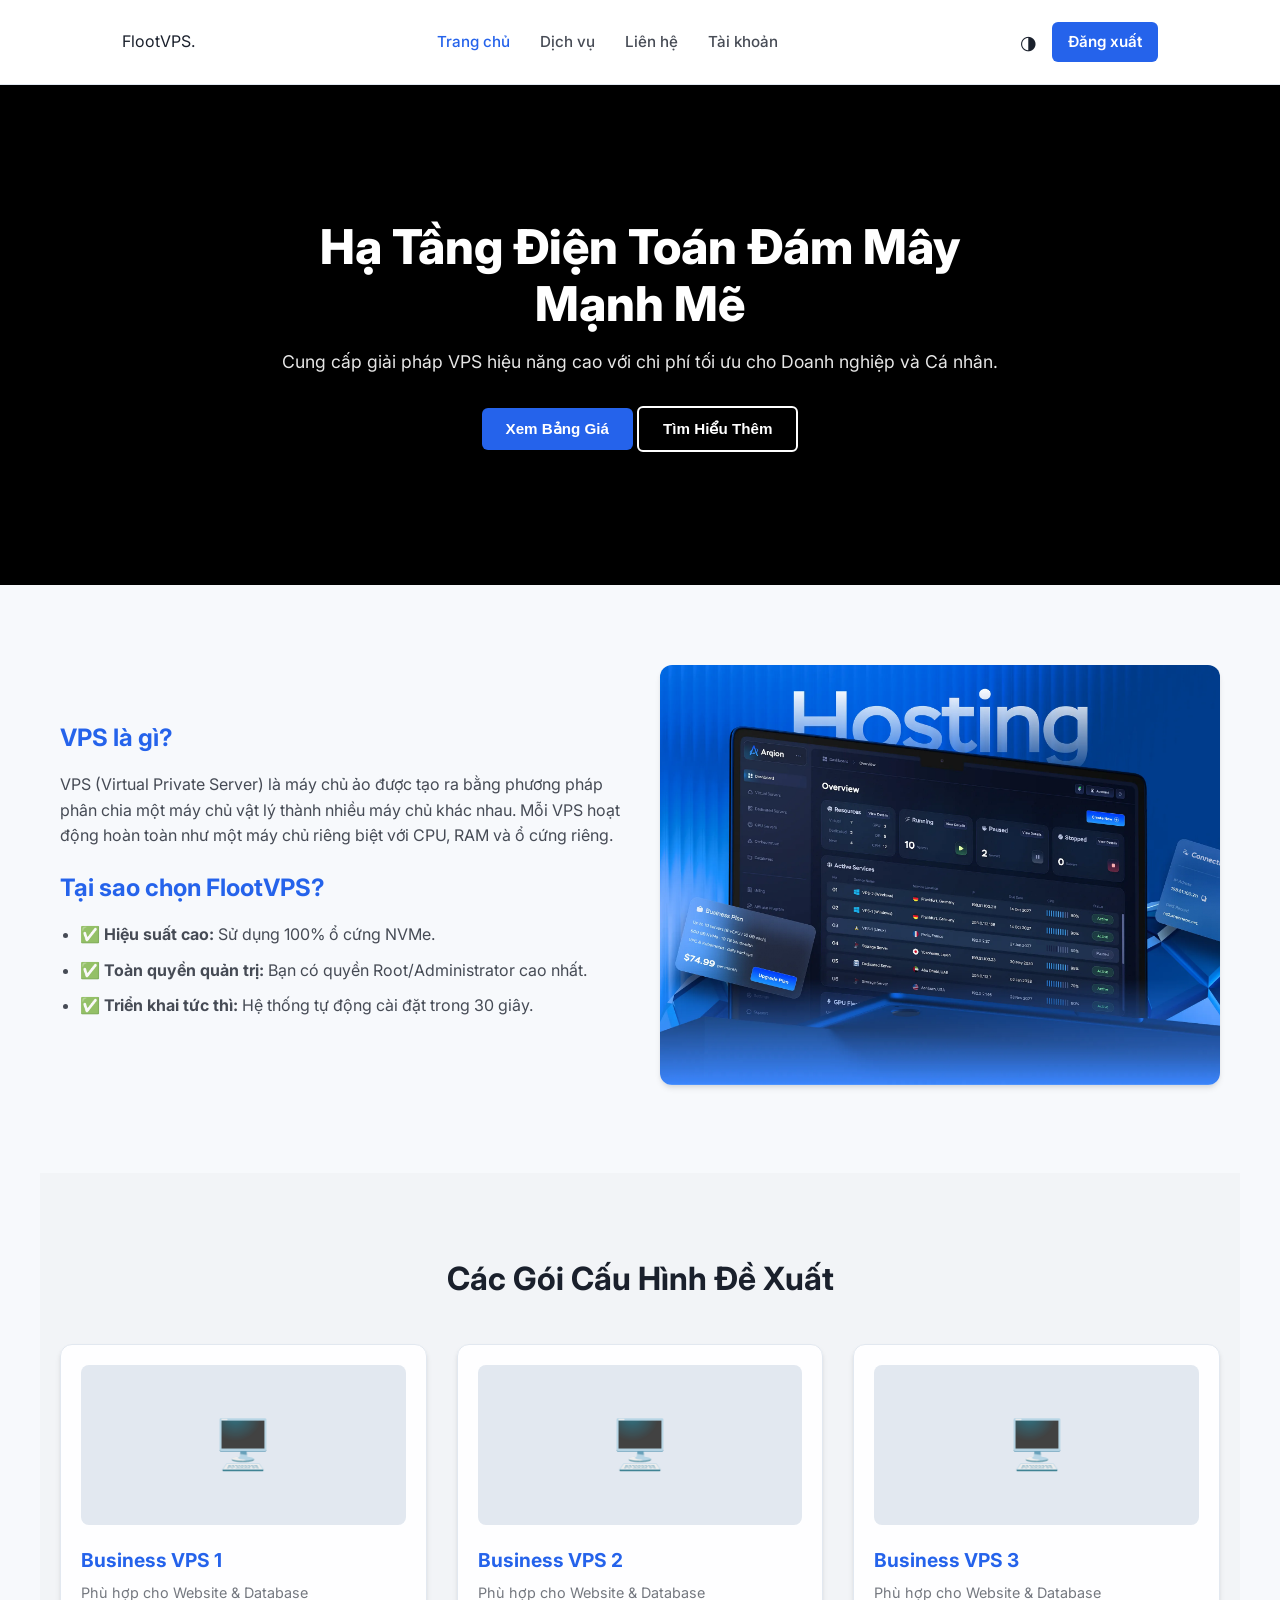
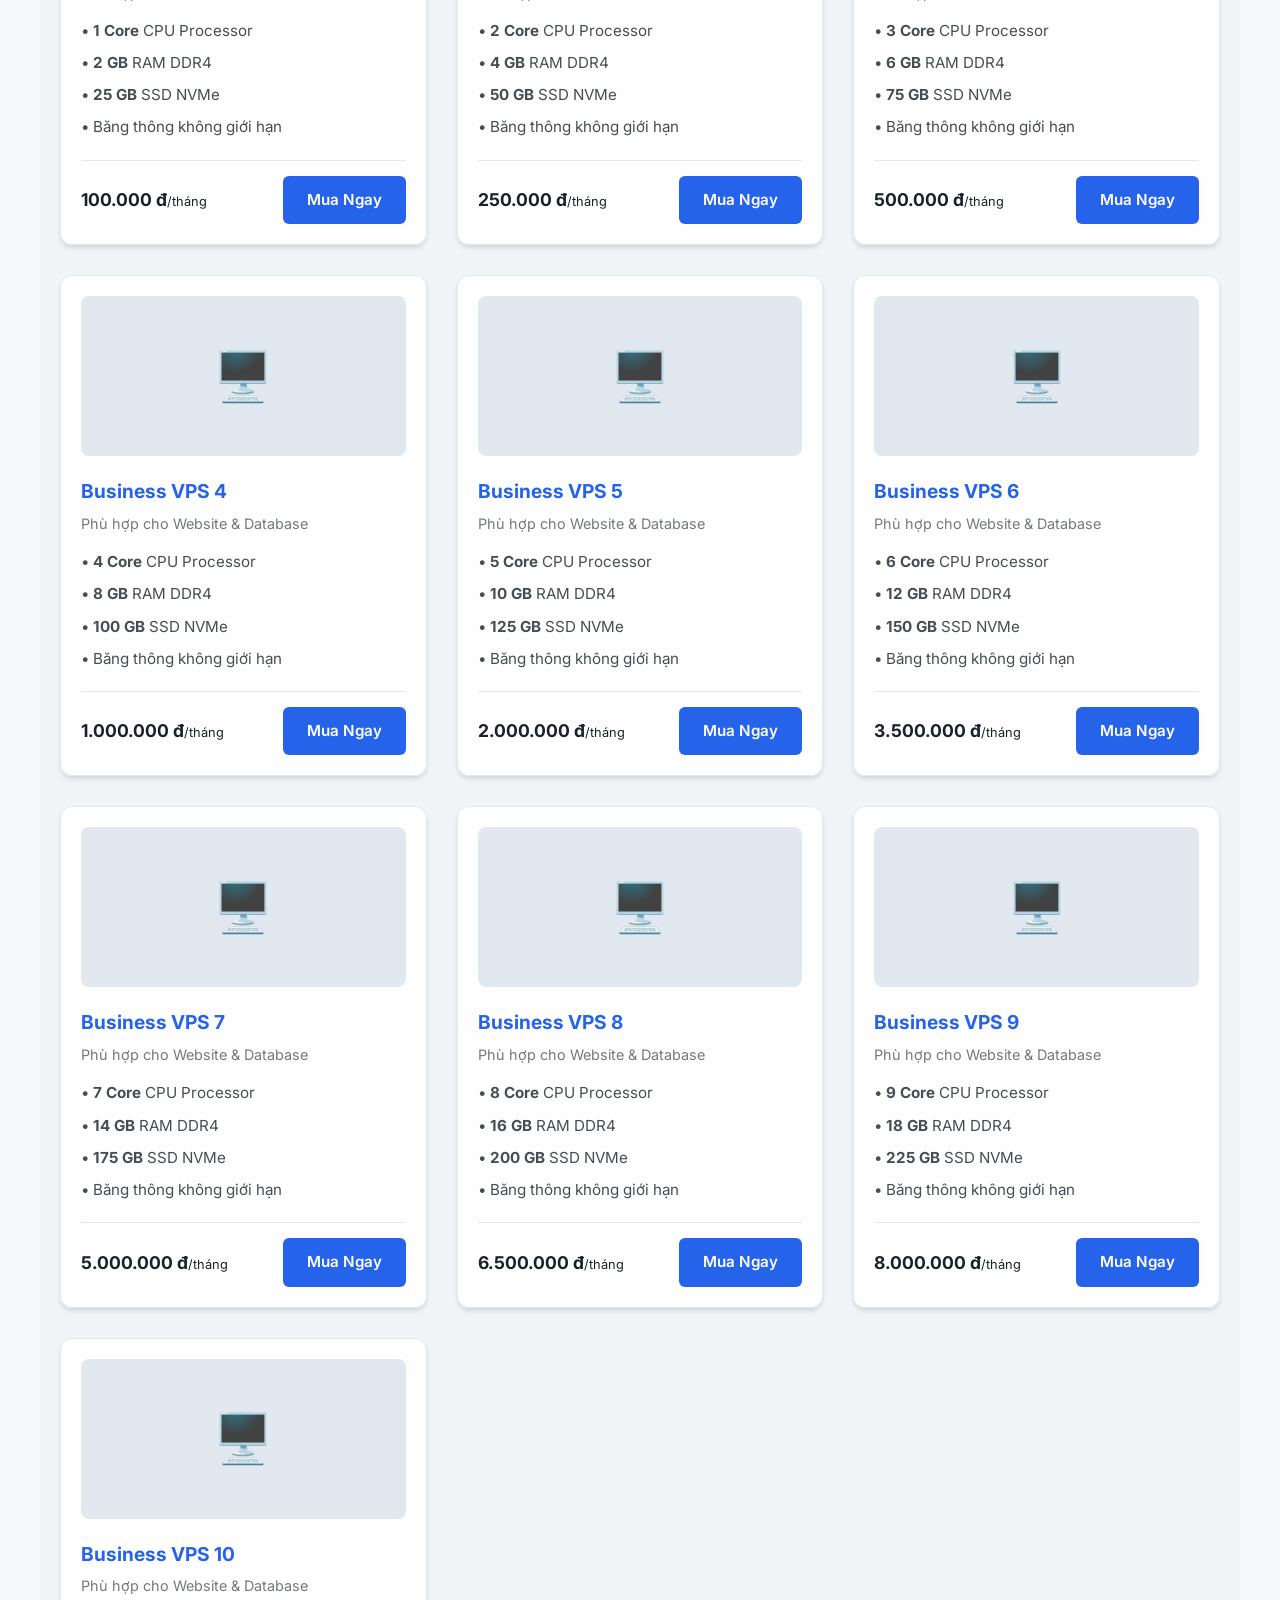
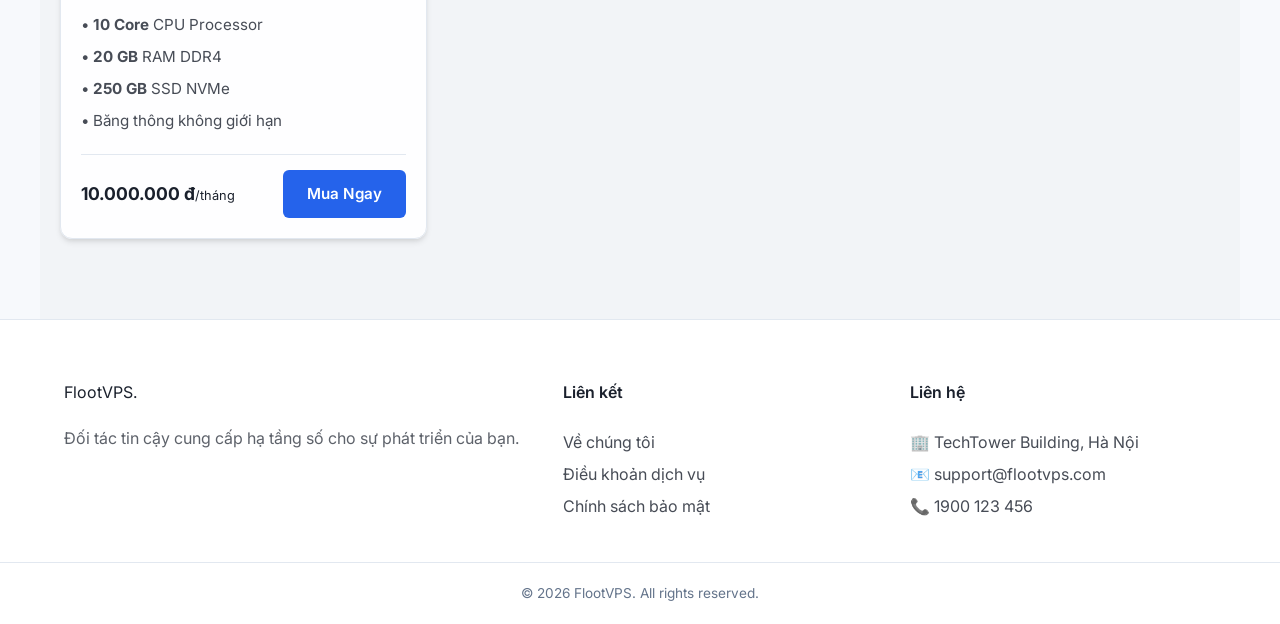
<file: index.html>
<!DOCTYPE html>
<html lang="vi">
<head>
    <meta charset="UTF-8">
    <title>FlootVPS - Giải Pháp Máy Chủ Ảo Toàn Diện</title>
    <link rel="stylesheet" href="./css/style.css">
    <link rel="stylesheet" href="./css/animations.css">
</head>
<body>
    <nav class="navbar animate-fade-up">
        <div style="padding: 0 5%; width: 100%; display: flex; justify-content: space-between; align-items: center;">
            <a href="index.html" class="logo">FlootVPS.</a>
            
            <ul class="nav-links">
                <li><a href="index.html" class="active">Trang chủ</a></li>
                <li><a href="services.html">Dịch vụ</a></li>
                <li><a href="#footer-contact">Liên hệ</a></li>
                <li><a href="profile.html">Tài khoản</a></li>
            </ul>

            <div style="display: flex; gap: 15px; align-items: center;">
                <button onclick="toggleTheme()" style="background:none; border:none; color:var(--text-color); cursor:pointer; font-size: 1.2rem;">◑</button>
                <a href="login.html" class="btn" style="padding: 8px 16px;">Đăng xuất</a>
            </div>
        </div>
    </nav>

    <div class="slider-container animate-fade-up">
        <div class="slide active" style="background-image: url('https://images.unsplash.com/photo-1558494949-ef526b0042a0?auto=format&fit=crop&w=1920&q=80');">
            <div class="slide-content">
                <h1 class="slide-title">Hạ Tầng Điện Toán Đám Mây Mạnh Mẽ</h1>
                <p class="slide-desc">Cung cấp giải pháp VPS hiệu năng cao với chi phí tối ưu cho Doanh nghiệp và Cá nhân.</p>
                <button class="btn" onclick="scrollToId('vps-list')">Xem Bảng Giá</button>
                <button class="btn btn-outline" onclick="scrollToId('vps-info')">Tìm Hiểu Thêm</button>
            </div>
        </div>
        <div class="slide" style="background-image: url('https://images.unsplash.com/photo-1451187580459-43490279c0fa?auto=format&fit=crop&w=1920&q=80');">
            <div class="slide-content">
                <h1 class="slide-title">An Toàn - Bảo Mật - Ổn Định</h1>
                <p class="slide-desc">Hệ thống Anti-DDoS chuyên dụng và cam kết Uptime 99.9%.</p>
                <button class="btn" onclick="scrollToId('vps-list')">Đăng Ký Ngay</button>
            </div>
        </div>
        <div class="slide" style="background-image: url('https://images.unsplash.com/photo-1518770660439-4636190af475?auto=format&fit=crop&w=1920&q=80');">
            <div class="slide-content">
                <h1 class="slide-title">Hỗ Trợ Kỹ Thuật 24/7</h1>
                <p class="slide-desc">Đội ngũ chuyên gia luôn sẵn sàng giải quyết mọi vấn đề của bạn.</p>
                <button class="btn" onclick="scrollToId('footer-contact')">Liên Hệ</button>
            </div>
        </div>
    </div>

    <main>
        
        <section id="vps-info" class="section-padding">
            <div class="info-grid">
                <div class="info-text">
                    <h3>VPS là gì?</h3>
                    <p style="margin-bottom: 20px; opacity: 0.8;">
                        VPS (Virtual Private Server) là máy chủ ảo được tạo ra bằng phương pháp phân chia một máy chủ vật lý thành nhiều máy chủ khác nhau. Mỗi VPS hoạt động hoàn toàn như một máy chủ riêng biệt với CPU, RAM và ổ cứng riêng.
                    </p>
                    <h3>Tại sao chọn FlootVPS?</h3>
                    <ul style="opacity: 0.8;">
                        <li>✅ <strong>Hiệu suất cao:</strong> Sử dụng 100% ổ cứng NVMe.</li>
                        <li>✅ <strong>Toàn quyền quản trị:</strong> Bạn có quyền Root/Administrator cao nhất.</li>
                        <li>✅ <strong>Triển khai tức thì:</strong> Hệ thống tự động cài đặt trong 30 giây.</li>
                    </ul>
                </div>
                    <div class="info-img">
                        <img src="./assets/3d150b5bde2b2e7567270de7a09a4d9d.png" alt="Giao diện quản lý VPS FlootVPS" style="width: 100%; height: auto; border-radius: 12px; box-shadow: var(--shadow);">
                    </div>
                </div>
            </div>
        </section>

        <section id="vps-list" class="section-padding" style="background: rgba(0,0,0,0.02);">
            <h2 class="section-title">Các Gói Cấu Hình Đề Xuất</h2>
            <div class="grid-vps" id="vps-render-area">
                </div>
        </section>

    </main>

    <footer id="footer-contact" class="footer">
        <div class="footer-grid">
            <div>
                <div class="logo" style="margin-bottom: 20px;">FlootVPS.</div>
                <p style="opacity: 0.7;">Đối tác tin cậy cung cấp hạ tầng số cho sự phát triển của bạn.</p>
            </div>
            <div>
                <h4 style="margin-bottom: 20px; font-weight: 600;">Liên kết</h4>
                <ul style="list-style: none; opacity: 0.8; line-height: 2;">
                    <li><a href="#">Về chúng tôi</a></li>
                    <li><a href="#">Điều khoản dịch vụ</a></li>
                    <li><a href="#">Chính sách bảo mật</a></li>
                </ul>
            </div>
            <div>
                <h4 style="margin-bottom: 20px; font-weight: 600;">Liên hệ</h4>
                <ul style="list-style: none; opacity: 0.8; line-height: 2;">
                    <li>🏢 TechTower Building, Hà Nội</li>
                    <li>📧 support@flootvps.com</li>
                    <li>📞 1900 123 456</li>
                </ul>
            </div>
        </div>
        <div class="copyright">
            &copy; 2026 FlootVPS. All rights reserved.
        </div>
    </footer>

    <script>
        // --- 1. SLIDER LOGIC ---
        let currentSlide = 0;
        const slides = document.querySelectorAll('.slide');
        
        function showSlide(index) {
            slides.forEach((slide, i) => {
                slide.classList.remove('active');
                if (i === index) slide.classList.add('active');
            });
        }

        function nextSlide() {
            currentSlide = (currentSlide + 1) % slides.length;
            showSlide(currentSlide);
        }

        // Tự động chuyển slide mỗi 4 giây
        setInterval(nextSlide, 4000);

        // --- 2. RENDER VPS LOGIC ---
        const vpsContainer = document.getElementById('vps-render-area');
        const prices = [100000, 250000, 500000, 1000000, 2000000, 3500000, 5000000, 6500000, 8000000, 10000000];
        
        for (let i = 1; i <= 10; i++) {
            let html = `
                <div class="card">
                    <div class="vps-img-box">🖥️</div>
                    <h3 style="color: var(--accent); font-size: 1.2rem; margin-bottom: 5px;">Business VPS ${i}</h3>
                    <p style="font-size: 0.9rem; opacity: 0.6; margin-bottom: 15px;">Phù hợp cho Website & Database</p>
                    
                    <ul style="list-style: none; margin-bottom: 20px; font-size: 0.95rem; opacity: 0.8;">
                        <li style="margin-bottom: 8px;">• <strong>${i} Core</strong> CPU Processor</li>
                        <li style="margin-bottom: 8px;">• <strong>${i * 2} GB</strong> RAM DDR4</li>
                        <li style="margin-bottom: 8px;">• <strong>${i * 25} GB</strong> SSD NVMe</li>
                        <li>• Băng thông không giới hạn</li>
                    </ul>

                    <div style="margin-top: auto; border-top: 1px solid var(--border); padding-top: 15px; display: flex; justify-content: space-between; align-items: center;">
                        <strong style="font-size: 1.1rem;">${prices[i-1].toLocaleString('vi-VN')} đ<span style="font-size: 0.8rem; font-weight: normal">/tháng</span></strong>
                        <a href="checkout.html?model=${i}&price=${prices[i-1]}" class="btn">Mua Ngay</a>
                    </div>
                </div>
            `;
            vpsContainer.innerHTML += html;
        }

        // --- 3. SCROLL FUNCTION ---
        function scrollToId(id) {
            document.getElementById(id).scrollIntoView({behavior: 'smooth'});
        }

        // --- 4. THEME TOGGLE ---
        function toggleTheme() {
            document.body.classList.toggle('dark-mode');
            localStorage.setItem('theme', document.body.classList.contains('dark-mode') ? 'dark' : 'light');
        }
        if(localStorage.getItem('theme') === 'dark') document.body.classList.add('dark-mode');
    </script>
</body>
</html>
</file>
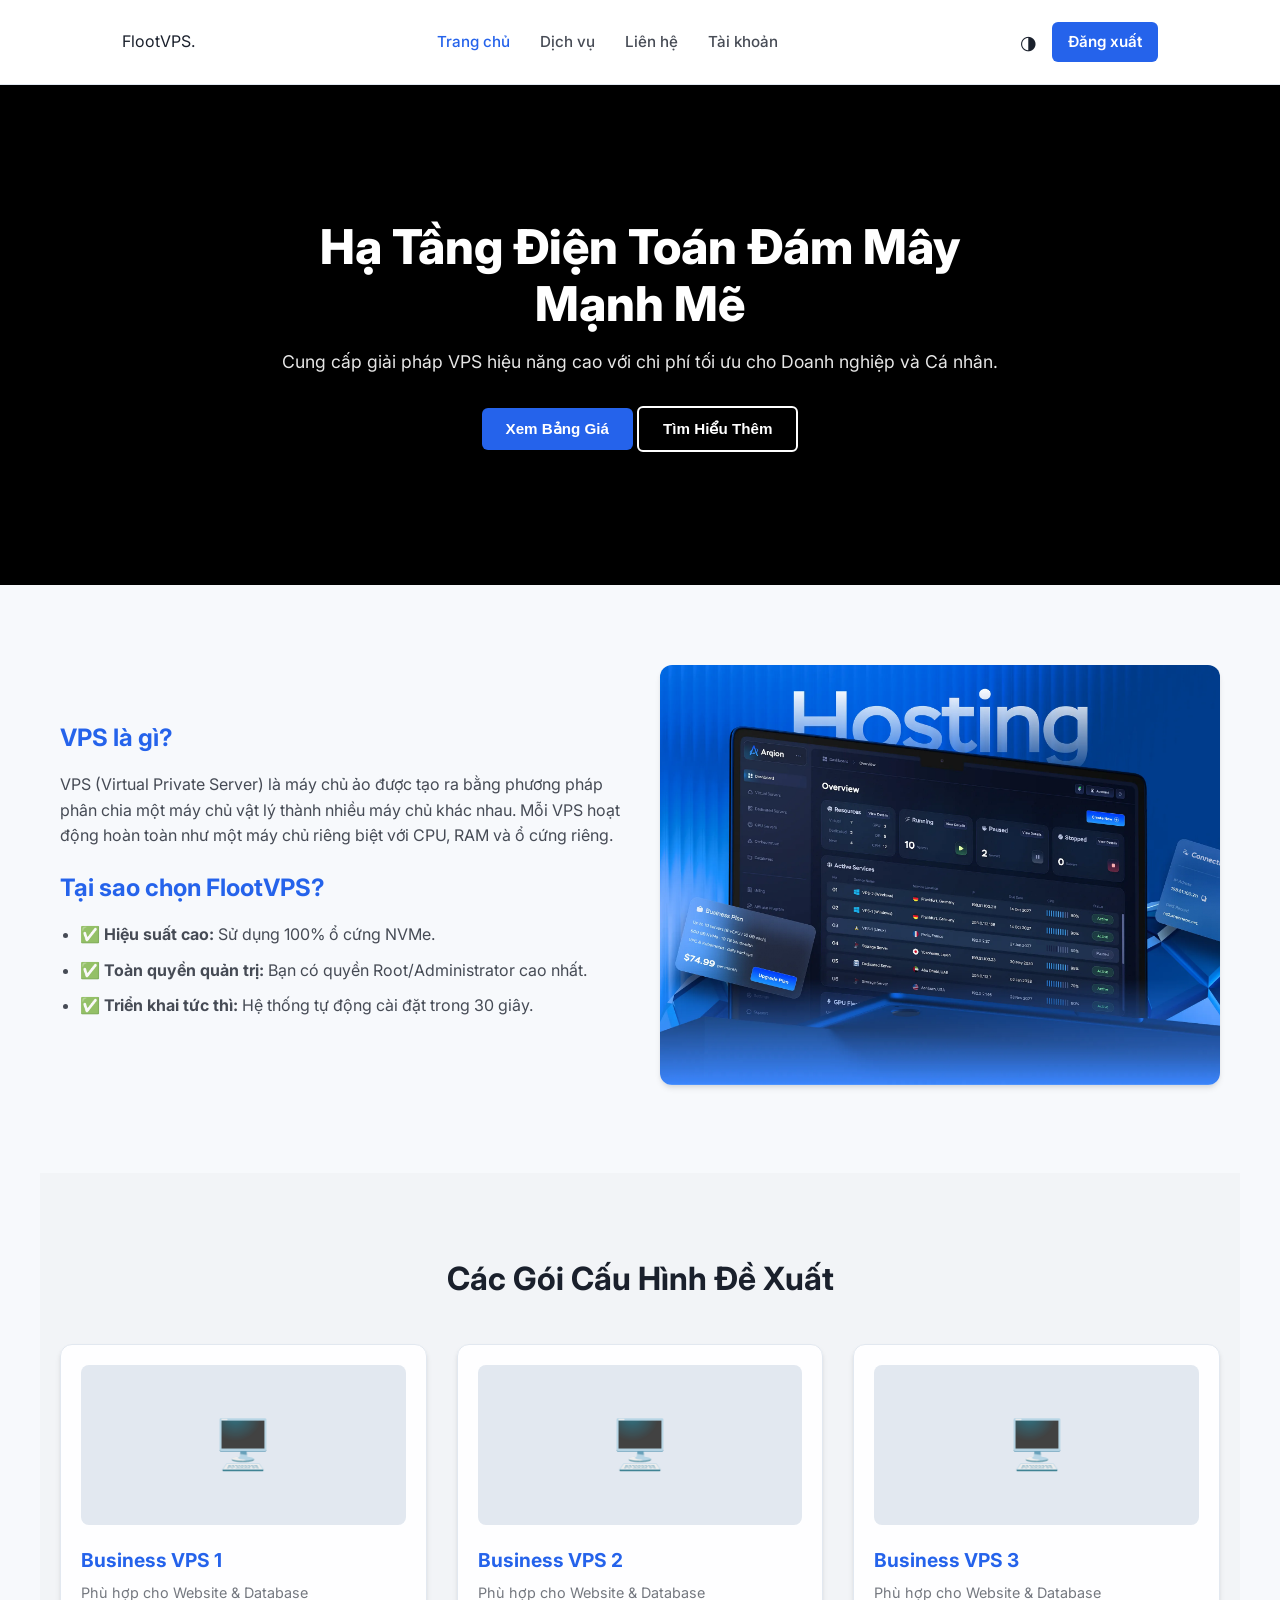
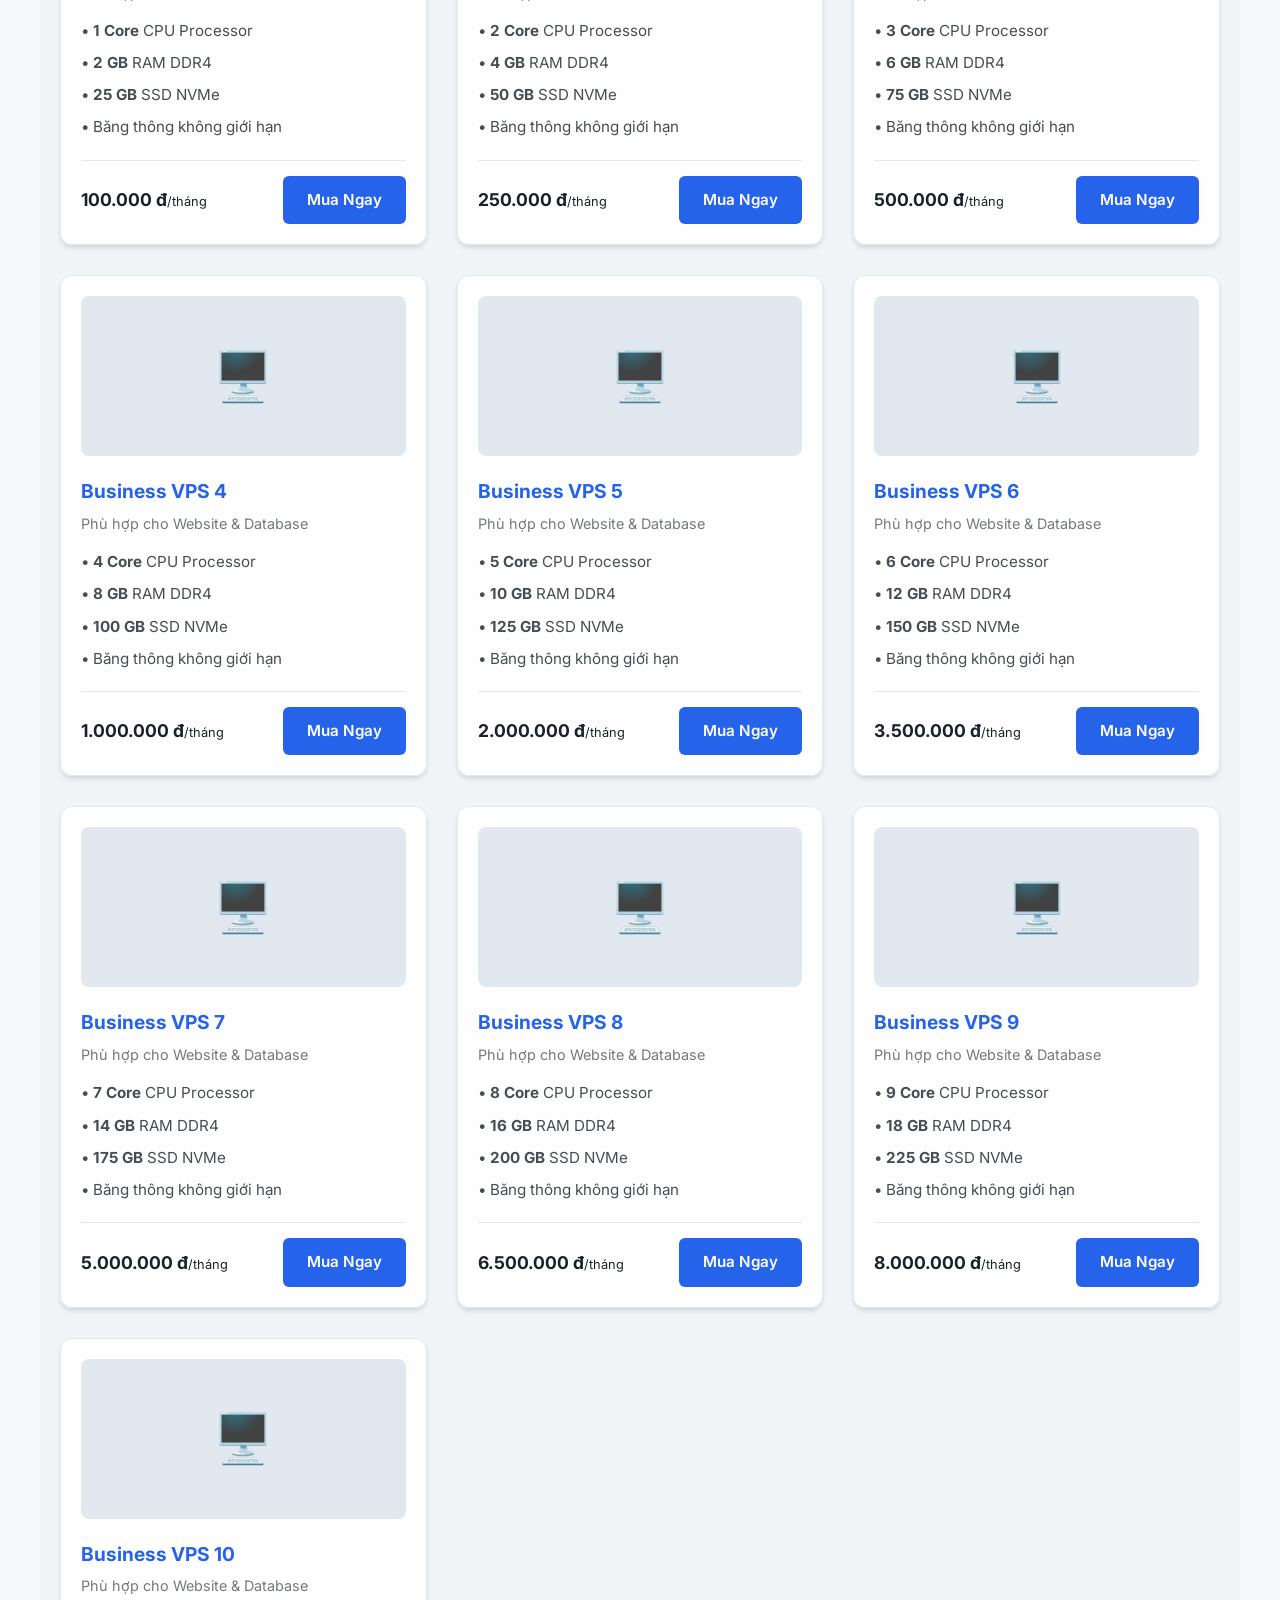
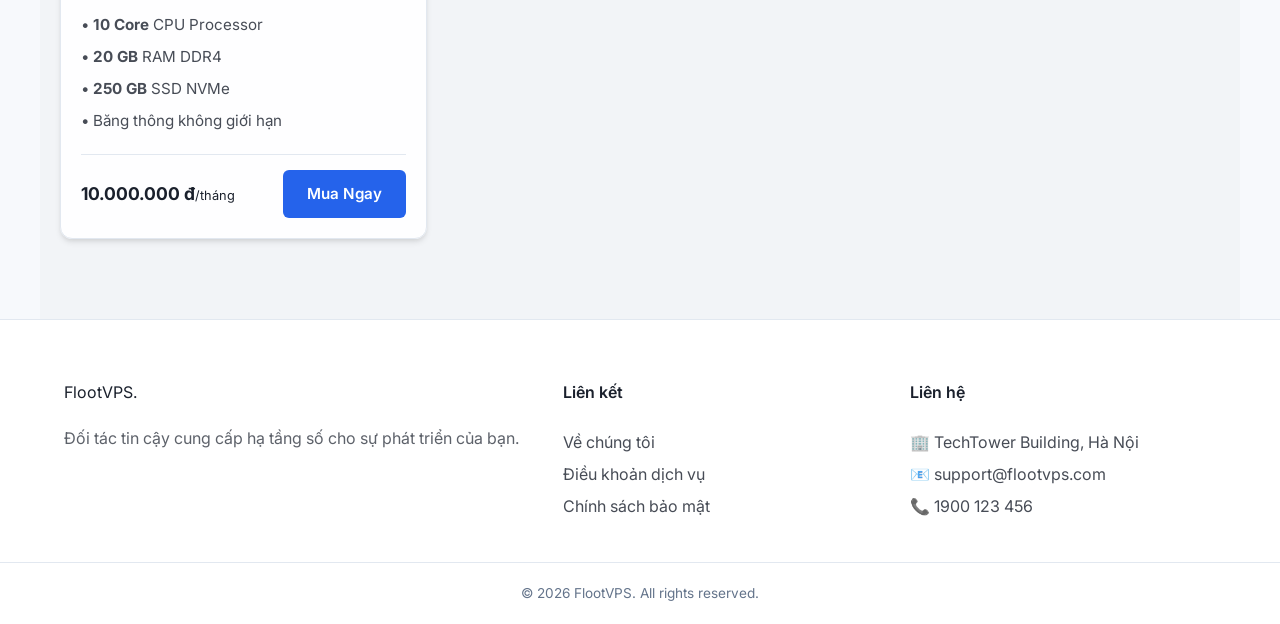
<file: VPS FLOOTER/index.html>
<!DOCTYPE html>
<html lang="vi">
<head>
    <meta charset="UTF-8">
    <title>FlootVPS - Giải Pháp Máy Chủ Ảo Toàn Diện</title>
    <link rel="stylesheet" href="./css/style.css">
    <link rel="stylesheet" href="./css/animations.css">
</head>
<body>
    <nav class="navbar animate-fade-up">
        <div style="padding: 0 5%; width: 100%; display: flex; justify-content: space-between; align-items: center;">
            <a href="index.html" class="logo">FlootVPS.</a>
            
            <ul class="nav-links">
                <li><a href="index.html" class="active">Trang chủ</a></li>
                <li><a href="services.html">Dịch vụ</a></li>
                <li><a href="#footer-contact">Liên hệ</a></li>
                <li><a href="profile.html">Tài khoản</a></li>
            </ul>

            <div style="display: flex; gap: 15px; align-items: center;">
                <button onclick="toggleTheme()" style="background:none; border:none; color:var(--text-color); cursor:pointer; font-size: 1.2rem;">◑</button>
                <a href="login.html" class="btn" style="padding: 8px 16px;">Đăng xuất</a>
            </div>
        </div>
    </nav>

    <div class="slider-container animate-fade-up">
        <div class="slide active" style="background-image: url('https://images.unsplash.com/photo-1558494949-ef526b0042a0?auto=format&fit=crop&w=1920&q=80');">
            <div class="slide-content">
                <h1 class="slide-title">Hạ Tầng Điện Toán Đám Mây Mạnh Mẽ</h1>
                <p class="slide-desc">Cung cấp giải pháp VPS hiệu năng cao với chi phí tối ưu cho Doanh nghiệp và Cá nhân.</p>
                <button class="btn" onclick="scrollToId('vps-list')">Xem Bảng Giá</button>
                <button class="btn btn-outline" onclick="scrollToId('vps-info')">Tìm Hiểu Thêm</button>
            </div>
        </div>
        <div class="slide" style="background-image: url('https://images.unsplash.com/photo-1451187580459-43490279c0fa?auto=format&fit=crop&w=1920&q=80');">
            <div class="slide-content">
                <h1 class="slide-title">An Toàn - Bảo Mật - Ổn Định</h1>
                <p class="slide-desc">Hệ thống Anti-DDoS chuyên dụng và cam kết Uptime 99.9%.</p>
                <button class="btn" onclick="scrollToId('vps-list')">Đăng Ký Ngay</button>
            </div>
        </div>
        <div class="slide" style="background-image: url('https://images.unsplash.com/photo-1518770660439-4636190af475?auto=format&fit=crop&w=1920&q=80');">
            <div class="slide-content">
                <h1 class="slide-title">Hỗ Trợ Kỹ Thuật 24/7</h1>
                <p class="slide-desc">Đội ngũ chuyên gia luôn sẵn sàng giải quyết mọi vấn đề của bạn.</p>
                <button class="btn" onclick="scrollToId('footer-contact')">Liên Hệ</button>
            </div>
        </div>
    </div>

    <main>
        
        <section id="vps-info" class="section-padding">
            <div class="info-grid">
                <div class="info-text">
                    <h3>VPS là gì?</h3>
                    <p style="margin-bottom: 20px; opacity: 0.8;">
                        VPS (Virtual Private Server) là máy chủ ảo được tạo ra bằng phương pháp phân chia một máy chủ vật lý thành nhiều máy chủ khác nhau. Mỗi VPS hoạt động hoàn toàn như một máy chủ riêng biệt với CPU, RAM và ổ cứng riêng.
                    </p>
                    <h3>Tại sao chọn FlootVPS?</h3>
                    <ul style="opacity: 0.8;">
                        <li>✅ <strong>Hiệu suất cao:</strong> Sử dụng 100% ổ cứng NVMe.</li>
                        <li>✅ <strong>Toàn quyền quản trị:</strong> Bạn có quyền Root/Administrator cao nhất.</li>
                        <li>✅ <strong>Triển khai tức thì:</strong> Hệ thống tự động cài đặt trong 30 giây.</li>
                    </ul>
                </div>
                    <div class="info-img">
                        <img src="./assets/3d150b5bde2b2e7567270de7a09a4d9d.png" alt="Giao diện quản lý VPS FlootVPS" style="width: 100%; height: auto; border-radius: 12px; box-shadow: var(--shadow);">
                    </div>
                </div>
            </div>
        </section>

        <section id="vps-list" class="section-padding" style="background: rgba(0,0,0,0.02);">
            <h2 class="section-title">Các Gói Cấu Hình Đề Xuất</h2>
            <div class="grid-vps" id="vps-render-area">
                </div>
        </section>

    </main>

    <footer id="footer-contact" class="footer">
        <div class="footer-grid">
            <div>
                <div class="logo" style="margin-bottom: 20px;">FlootVPS.</div>
                <p style="opacity: 0.7;">Đối tác tin cậy cung cấp hạ tầng số cho sự phát triển của bạn.</p>
            </div>
            <div>
                <h4 style="margin-bottom: 20px; font-weight: 600;">Liên kết</h4>
                <ul style="list-style: none; opacity: 0.8; line-height: 2;">
                    <li><a href="#">Về chúng tôi</a></li>
                    <li><a href="#">Điều khoản dịch vụ</a></li>
                    <li><a href="#">Chính sách bảo mật</a></li>
                </ul>
            </div>
            <div>
                <h4 style="margin-bottom: 20px; font-weight: 600;">Liên hệ</h4>
                <ul style="list-style: none; opacity: 0.8; line-height: 2;">
                    <li>🏢 TechTower Building, Hà Nội</li>
                    <li>📧 support@flootvps.com</li>
                    <li>📞 1900 123 456</li>
                </ul>
            </div>
        </div>
        <div class="copyright">
            &copy; 2026 FlootVPS. All rights reserved.
        </div>
    </footer>

    <script>
        // --- 1. SLIDER LOGIC ---
        let currentSlide = 0;
        const slides = document.querySelectorAll('.slide');
        
        function showSlide(index) {
            slides.forEach((slide, i) => {
                slide.classList.remove('active');
                if (i === index) slide.classList.add('active');
            });
        }

        function nextSlide() {
            currentSlide = (currentSlide + 1) % slides.length;
            showSlide(currentSlide);
        }

        // Tự động chuyển slide mỗi 4 giây
        setInterval(nextSlide, 4000);

        // --- 2. RENDER VPS LOGIC ---
        const vpsContainer = document.getElementById('vps-render-area');
        const prices = [100000, 250000, 500000, 1000000, 2000000, 3500000, 5000000, 6500000, 8000000, 10000000];
        
        for (let i = 1; i <= 10; i++) {
            let html = `
                <div class="card">
                    <div class="vps-img-box">🖥️</div>
                    <h3 style="color: var(--accent); font-size: 1.2rem; margin-bottom: 5px;">Business VPS ${i}</h3>
                    <p style="font-size: 0.9rem; opacity: 0.6; margin-bottom: 15px;">Phù hợp cho Website & Database</p>
                    
                    <ul style="list-style: none; margin-bottom: 20px; font-size: 0.95rem; opacity: 0.8;">
                        <li style="margin-bottom: 8px;">• <strong>${i} Core</strong> CPU Processor</li>
                        <li style="margin-bottom: 8px;">• <strong>${i * 2} GB</strong> RAM DDR4</li>
                        <li style="margin-bottom: 8px;">• <strong>${i * 25} GB</strong> SSD NVMe</li>
                        <li>• Băng thông không giới hạn</li>
                    </ul>

                    <div style="margin-top: auto; border-top: 1px solid var(--border); padding-top: 15px; display: flex; justify-content: space-between; align-items: center;">
                        <strong style="font-size: 1.1rem;">${prices[i-1].toLocaleString('vi-VN')} đ<span style="font-size: 0.8rem; font-weight: normal">/tháng</span></strong>
                        <a href="checkout.html?model=${i}&price=${prices[i-1]}" class="btn">Mua Ngay</a>
                    </div>
                </div>
            `;
            vpsContainer.innerHTML += html;
        }

        // --- 3. SCROLL FUNCTION ---
        function scrollToId(id) {
            document.getElementById(id).scrollIntoView({behavior: 'smooth'});
        }

        // --- 4. THEME TOGGLE ---
        function toggleTheme() {
            document.body.classList.toggle('dark-mode');
            localStorage.setItem('theme', document.body.classList.contains('dark-mode') ? 'dark' : 'light');
        }
        if(localStorage.getItem('theme') === 'dark') document.body.classList.add('dark-mode');
    </script>
</body>
</html>
</file>
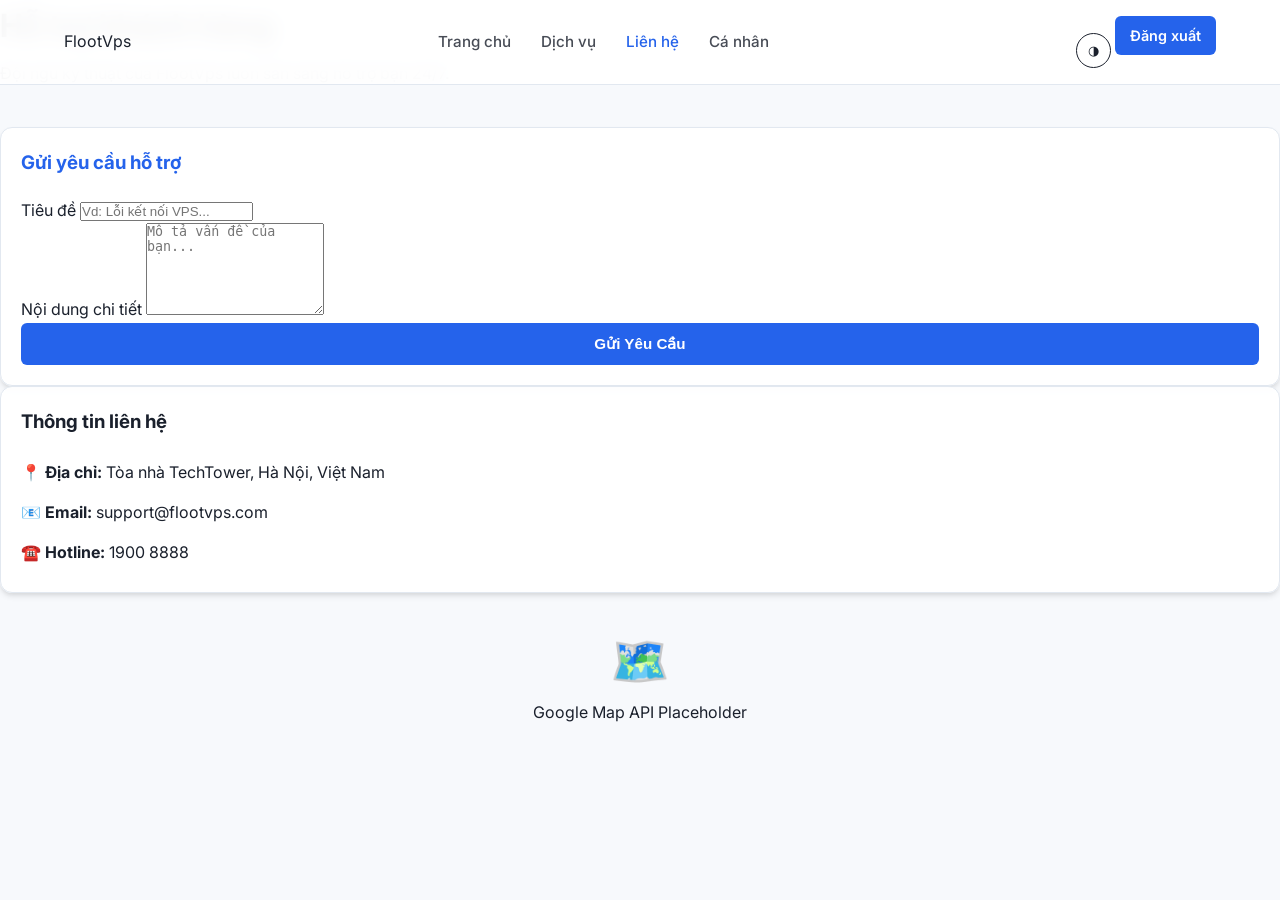
<file: contact.html>
<!DOCTYPE html>
<html lang="vi">
<head>
    <meta charset="UTF-8">
    <title>Liên Hệ - FlootVps</title>
    <link href="https://fonts.googleapis.com/css2?family=Playfair+Display:wght@700&family=Poppins:wght@300;400;600&display=swap" rel="stylesheet">
    <link rel="stylesheet" href="./css/style.css">
    <link rel="stylesheet" href="./css/animations.css">
</head>
<body>
    <nav class="navbar animate-fade-up">
        <div class="logo">FlootVps</div>
        <ul class="nav-links">
            <li><a href="index.html">Trang chủ</a></li>
            <li><a href="services.html">Dịch vụ</a></li>
            <li><a href="contact.html" class="active">Liên hệ</a></li> <li><a href="profile.html">Cá nhân</a></li>
        </ul>
        <div class="nav-tools">
            <button onclick="toggleTheme()" style="background:none; border:1px solid var(--text-color); color:var(--text-color); width:35px; height:35px; border-radius:50%; cursor:pointer;">◑</button>
            <a href="login.html" class="btn" style="padding: 8px 15px; font-size: 0.9rem;">Đăng xuất</a>
        </div>
    </nav>

    <main class="main-content animate-fade-up">
        <h1 style="font-family: var(--font-heading); margin-bottom: 10px;">Hỗ trợ khách hàng</h1>
        <p style="margin-bottom: 40px; opacity: 0.8;">Đội ngũ kỹ thuật của FlootVps luôn sẵn sàng hỗ trợ bạn 24/7.</p>

        <div class="contact-grid">
            <div class="card">
                <h3 style="margin-bottom: 20px; color: var(--accent);">Gửi yêu cầu hỗ trợ</h3>
                <form>
                    <div class="form-group">
                        <label>Tiêu đề</label>
                        <input type="text" class="form-control" placeholder="Vd: Lỗi kết nối VPS..." required>
                    </div>
                    <div class="form-group">
                        <label>Nội dung chi tiết</label>
                        <textarea class="form-control" rows="6" placeholder="Mô tả vấn đề của bạn..." required></textarea>
                    </div>
                    <button class="btn hover-scale" style="width: 100%;">Gửi Yêu Cầu</button>
                </form>
            </div>

            <div>
                <div class="card" style="margin-bottom: 30px;">
                    <h3>Thông tin liên hệ</h3>
                    <ul style="list-style: none; margin-top: 15px; line-height: 2.5;">
                        <li>📍 <strong>Địa chỉ:</strong> Tòa nhà TechTower, Hà Nội, Việt Nam</li>
                        <li>📧 <strong>Email:</strong> support@flootvps.com</li>
                        <li>☎️ <strong>Hotline:</strong> 1900 8888</li>
                    </ul>
                </div>
                <div class="map-frame">
                    <div style="text-align: center;">
                        <p style="font-size: 3rem;">🗺️</p>
                        <p>Google Map API Placeholder</p>
                    </div>
                </div>
            </div>
        </div>
    </main>

    <script>
        function toggleTheme() {
            document.body.classList.toggle('dark-mode');
            localStorage.setItem('theme', document.body.classList.contains('dark-mode') ? 'dark' : 'light');
        }
        if(localStorage.getItem('theme') === 'dark') document.body.classList.add('dark-mode');
    </script>
</body>
</html>
</file>
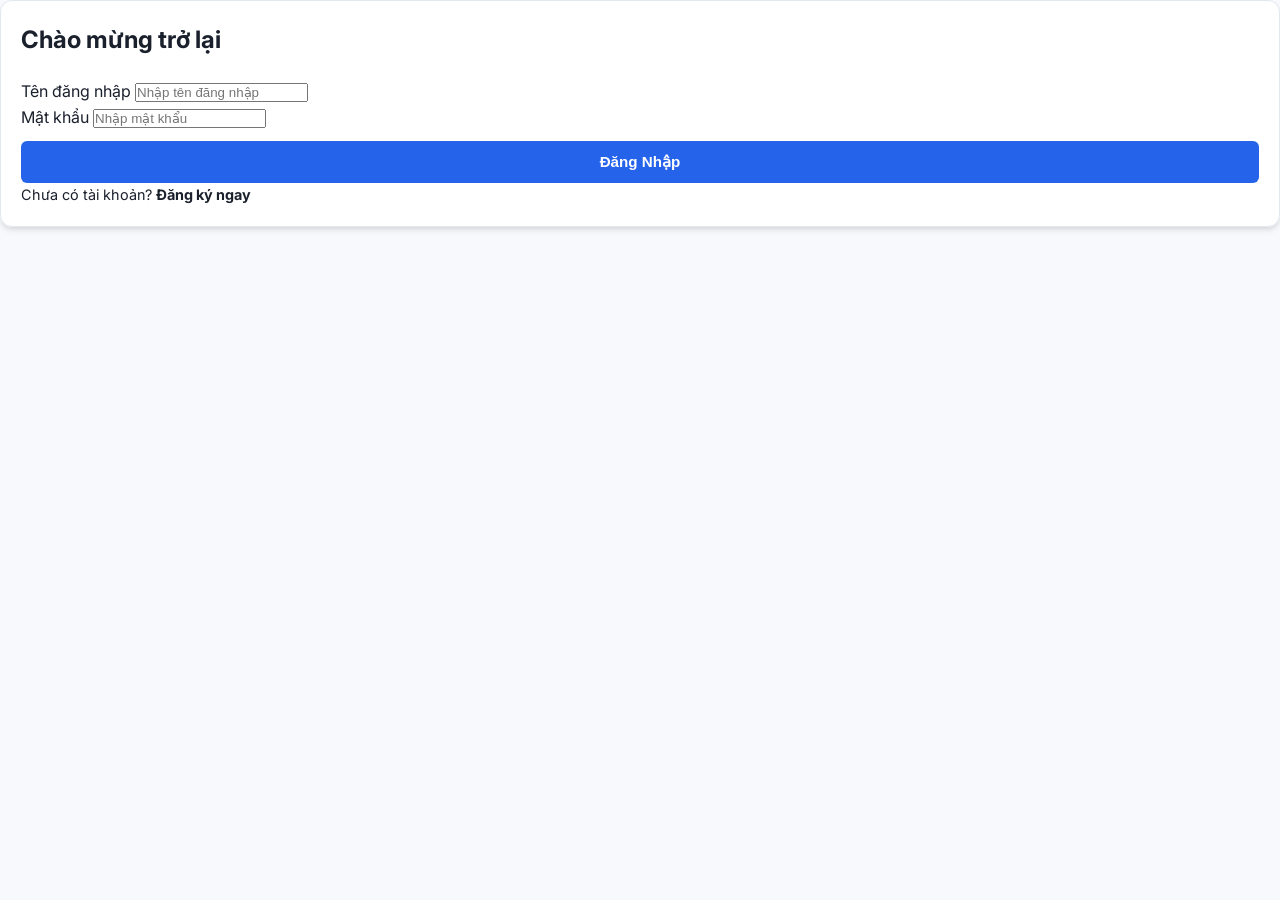
<file: login.html>
<!DOCTYPE html>
<html lang="vi">
<head>
    <meta charset="UTF-8">
    <title>Đăng nhập - FlootVps</title>
    <link rel="stylesheet" href="./css/style.css">
    <link rel="stylesheet" href="./css/animations.css">
    <link href="https://fonts.googleapis.com/css2?family=Playfair+Display:wght@700&family=Poppins:wght@300;400;600&display=swap" rel="stylesheet">
</head>
<body>
    <div class="auth-wrap animate-fade-up">
        <div class="card auth-card">
            <h2 class="text-center" style="font-family: var(--font-heading); margin-bottom: 20px;">Chào mừng trở lại</h2>
            
            <div class="form-group">
                <label>Tên đăng nhập</label>
                <input type="text" class="form-control" placeholder="Nhập tên đăng nhập">
            </div>
            <div class="form-group">
                <label>Mật khẩu</label>
                <input type="password" class="form-control" placeholder="Nhập mật khẩu">
            </div>
            
            <button class="btn hover-scale" style="width: 100%; margin-top: 10px;" onclick="window.location.href='index.html'">Đăng Nhập</button>
            
            <p class="text-center mt-2" style="font-size: 0.9rem;">
                Chưa có tài khoản? <a href="register.html" class="text-accent" style="font-weight: bold;">Đăng ký ngay</a>
            </p>
        </div>
    </div>
    <script>
        if(localStorage.getItem('theme') === 'dark') document.body.classList.add('dark-mode');
    </script>
</body>
</html>
</file>
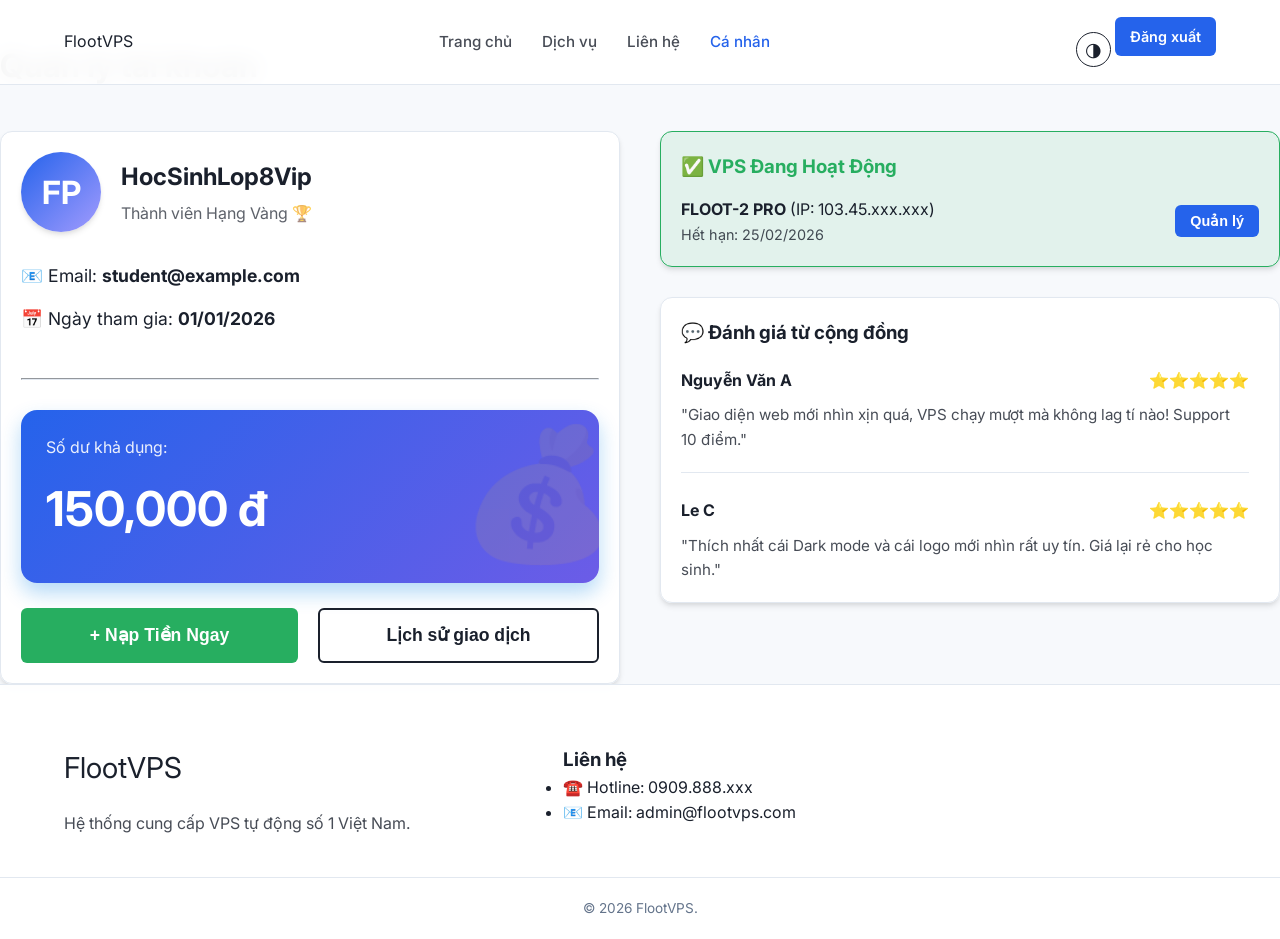
<file: profile.html>
<!DOCTYPE html>
<html lang="vi">
<head>
    <meta charset="UTF-8">
    <title>Hồ sơ cá nhân - FlootVPS</title>
    <link rel="stylesheet" href="./css/style.css">
    <link rel="stylesheet" href="./css/animations.css">
</head>
<body>
    <nav class="navbar animate-fade-up">
        <a href="index.html" class="logo">FlootVPS</a>
        <ul class="nav-links">
            <li><a href="index.html">Trang chủ</a></li>
            <li><a href="services.html">Dịch vụ</a></li>
            <li><a href="#footer-contact">Liên hệ</a></li>
            <li><a href="profile.html" class="active">Cá nhân</a></li>
        </ul>
        <div class="nav-tools">
            <button onclick="toggleTheme()" style="background:none; border:1px solid var(--text-color); color:var(--text-color); width:35px; height:35px; border-radius:50%; cursor:pointer; font-size:1.2rem;">◑</button>
            <a href="login.html" class="btn" style="padding: 8px 15px; font-size: 0.9rem;">Đăng xuất</a>
        </div>
    </nav>

    <main class="main-content animate-fade-up">
        <div class="container-limit" style="padding-top: 40px;">
            <h1 style="font-family: var(--font-heading); margin-bottom: 40px;">Quản lý tài khoản</h1>
            
            <div style="display: grid; grid-template-columns: 1fr 1fr; gap: 40px;">
                <div class="card">
                    <div style="display: flex; align-items: center; margin-bottom: 30px;">
                        <div style="width: 80px; height: 80px; background: linear-gradient(135deg, var(--accent), #a29bfe); border-radius: 50%; display: flex; align-items: center; justify-content: center; color: white; font-size: 2rem; margin-right: 20px; font-weight: bold; box-shadow: var(--shadow);">FP</div>
                        <div>
                            <h2 style="margin-bottom: 5px;">HocSinhLop8Vip</h2>
                            <p style="font-size: 1rem; opacity: 0.7;">Thành viên Hạng Vàng 🏆</p>
                        </div>
                    </div>
                    
                    <p style="margin-bottom: 15px; font-size: 1.1rem;">📧 Email: <strong>student@example.com</strong></p>
                    <p style="margin-bottom: 15px; font-size: 1.1rem;">📅 Ngày tham gia: <strong>01/01/2026</strong></p>
                    <hr style="border-color: var(--border); margin: 30px 0;">

                    <div style="padding: 25px; background: linear-gradient(135deg, var(--accent) 0%, #6c5ce7 100%); color: white; border-radius: 16px; margin-bottom: 25px; box-shadow: 0 10px 20px rgba(9, 132, 227, 0.3); position: relative; overflow: hidden;">
                        <div style="position: relative; z-index: 2;">
                             <p style="font-size: 1rem; opacity: 0.9;">Số dư khả dụng:</p>
                            <h2 style="font-size: 3rem; margin: 10px 0;">150,000 đ</h2>
                        </div>
                        <div style="position: absolute; right: -20px; top: -20px; font-size: 8rem; opacity: 0.1;">💰</div>
                    </div>

                    <div style="display: flex; gap: 20px;">
                        <button class="btn hover-scale" style="background: #27ae60; flex: 1; padding: 15px; font-size: 1.1rem;">+ Nạp Tiền Ngay</button>
                        <button class="btn hover-scale" style="background: transparent; border: 2px solid var(--text-color); color: var(--text-color); flex: 1; padding: 15px; font-size: 1.1rem;">Lịch sử giao dịch</button>
                    </div>
                </div>

                <div>
                     <div class="card" style="margin-bottom: 30px; background: rgba(39, 174, 96, 0.1); border: 1px solid #27ae60;">
                        <h3 style="color: #27ae60; margin-bottom: 15px;">✅ VPS Đang Hoạt Động</h3>
                        <div style="display: flex; justify-content: space-between; align-items: center;">
                            <div>
                                <strong>FLOOT-2 PRO</strong> (IP: 103.45.xxx.xxx)
                                <p style="font-size: 0.9rem; opacity: 0.8;">Hết hạn: 25/02/2026</p>
                            </div>
                            <button class="btn" style="padding: 8px 15px; font-size: 0.9rem;">Quản lý</button>
                        </div>
                    </div>

                    <div class="card">
                        <h3 style="margin-bottom: 20px;">💬 Đánh giá từ cộng đồng</h3>
                        <div style="max-height: 400px; overflow-y: auto; padding-right: 10px;">
                            <div style="margin-bottom: 25px; border-bottom: 1px solid var(--border); padding-bottom: 20px;">
                                <div style="display: flex; justify-content: space-between; margin-bottom: 10px;">
                                    <strong>Nguyễn Văn A</strong>
                                    <span style="color: gold;">⭐⭐⭐⭐⭐</span>
                                </div>
                                <p style="font-size: 0.95rem; opacity: 0.8; line-height: 1.6;">"Giao diện web mới nhìn xịn quá, VPS chạy mượt mà không lag tí nào! Support 10 điểm."</p>
                            </div>
                            <div>
                                <div style="display: flex; justify-content: space-between; margin-bottom: 10px;">
                                    <strong>Le C</strong>
                                    <span style="color: gold;">⭐⭐⭐⭐⭐</span>
                                </div>
                                <p style="font-size: 0.95rem; opacity: 0.8; line-height: 1.6;">"Thích nhất cái Dark mode và cái logo mới nhìn rất uy tín. Giá lại rẻ cho học sinh."</p>
                            </div>
                        </div>
                    </div>
                </div>
            </div>
        </div>
    </main>

    <footer class="footer animate-fade-up" id="footer-contact">
        <div class="footer-grid container-limit">
            <div class="footer-col">
                <a href="index.html" class="logo" style="font-size: 1.8rem;">FlootVPS</a>
                <p style="margin-top: 20px; opacity: 0.8;">Hệ thống cung cấp VPS tự động số 1 Việt Nam.</p>
            </div>
            <div class="footer-col">
                <h3>Liên hệ</h3>
                <ul>
                    <li>☎️ Hotline: 0909.888.xxx</li>
                    <li>📧 Email: admin@flootvps.com</li>
                </ul>
            </div>
        </div>
        <div class="copyright">&copy; 2026 FlootVPS.</div>
    </footer>

    <script>
        function toggleTheme() {
            document.body.classList.toggle('dark-mode');
            localStorage.setItem('theme', document.body.classList.contains('dark-mode') ? 'dark' : 'light');
        }
        if(localStorage.getItem('theme') === 'dark') document.body.classList.add('dark-mode');
    </script>
</body>
</html>
</file>
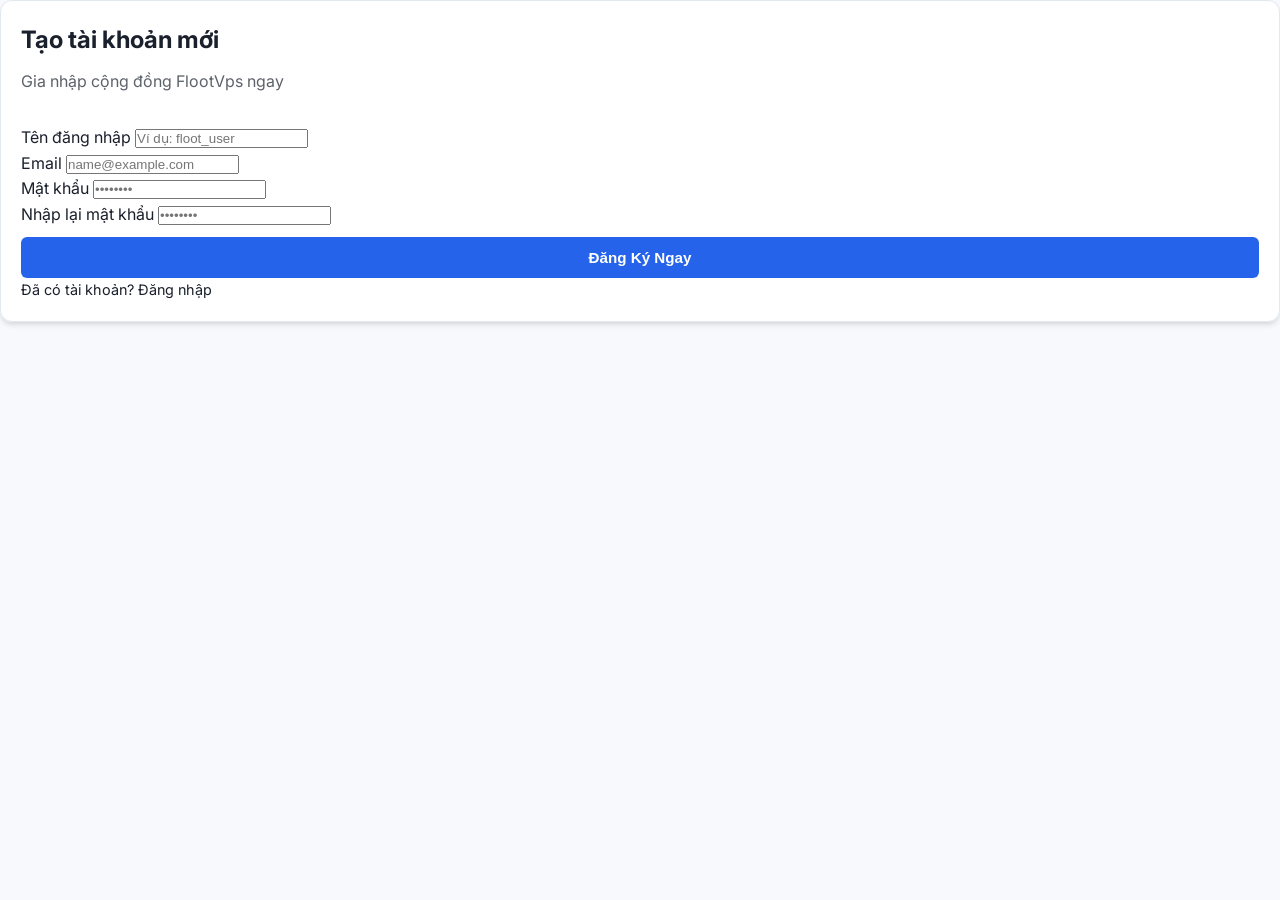
<file: register.html>
<!DOCTYPE html>
<html lang="vi">
<head>
    <meta charset="UTF-8">
    <title>Đăng Ký - FlootVps</title>
    <link href="https://fonts.googleapis.com/css2?family=Playfair+Display:wght@700&family=Poppins:wght@300;400;600&display=swap" rel="stylesheet">
    <link rel="stylesheet" href="./css/style.css">
    <link rel="stylesheet" href="./css/animations.css">
</head>
<body>
    <div class="auth-wrap animate-fade-up">
        <div class="card auth-card">
            <h2 class="text-center" style="font-family: var(--font-heading); margin-bottom: 10px;">Tạo tài khoản mới</h2>
            <p class="text-center" style="opacity: 0.7; margin-bottom: 30px;">Gia nhập cộng đồng FlootVps ngay</p>
            
            <form onsubmit="event.preventDefault(); window.location.href='login.html'; alert('Đăng ký thành công!');">
                <div class="form-group">
                    <label>Tên đăng nhập</label>
                    <input type="text" class="form-control" placeholder="Ví dụ: floot_user" required>
                </div>
                <div class="form-group">
                    <label>Email</label>
                    <input type="email" class="form-control" placeholder="name@example.com" required>
                </div>
                <div class="form-group">
                    <label>Mật khẩu</label>
                    <input type="password" class="form-control" placeholder="••••••••" required>
                </div>
                <div class="form-group">
                    <label>Nhập lại mật khẩu</label>
                    <input type="password" class="form-control" placeholder="••••••••" required>
                </div>

                <button type="submit" class="btn hover-scale" style="width: 100%; margin-top: 10px;">Đăng Ký Ngay</button>
            </form>

            <p class="text-center mt-2" style="font-size: 0.9rem;">
                Đã có tài khoản? <a href="login.html" class="text-accent">Đăng nhập</a>
            </p>
        </div>
    </div>
    
    <script>
        // Check theme để tránh bị loá mắt khi mới vào
        if(localStorage.getItem('theme') === 'dark') document.body.classList.add('dark-mode');
    </script>
</body>
</html>
</file>
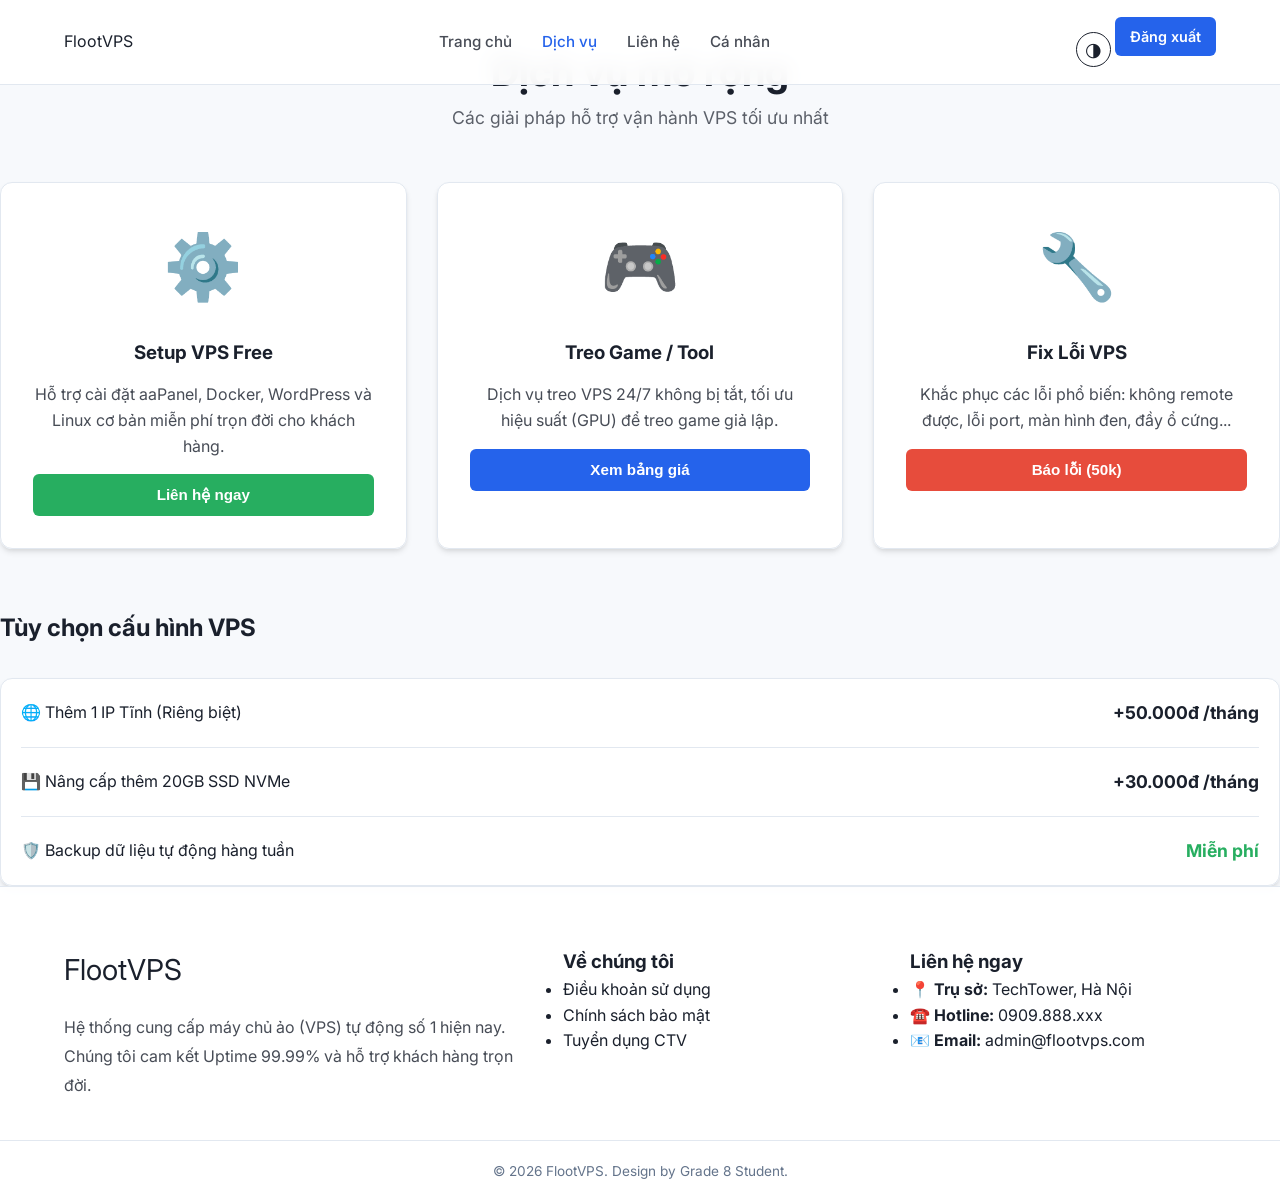
<file: services.html>
<!DOCTYPE html>
<html lang="vi">
<head>
    <meta charset="UTF-8">
    <title>Dịch vụ - FlootVPS</title>
    <link rel="stylesheet" href="./css/style.css">
    <link rel="stylesheet" href="./css/animations.css">
</head>
<body>
    <nav class="navbar animate-fade-up">
        <a href="index.html" class="logo">FlootVPS</a>
        <ul class="nav-links">
            <li><a href="index.html">Trang chủ</a></li>
            <li><a href="services.html" class="active">Dịch vụ</a></li>
            <li><a href="#footer-contact">Liên hệ</a></li>
            <li><a href="profile.html">Cá nhân</a></li>
        </ul>
        <div class="nav-tools">
            <button onclick="toggleTheme()" style="background:none; border:1px solid var(--text-color); color:var(--text-color); width:35px; height:35px; border-radius:50%; cursor:pointer; font-size:1.2rem;">◑</button>
            <a href="login.html" class="btn" style="padding: 8px 15px; font-size: 0.9rem;">Đăng xuất</a>
        </div>
    </nav>

    <main class="main-content animate-fade-up">
        <div class="container-limit" style="padding-top: 40px;">
            <div style="text-align: center; margin-bottom: 50px;">
                <h1 style="font-family: var(--font-heading); font-size: 2.5rem;">Dịch vụ mở rộng</h1>
                <p style="opacity: 0.7; font-size: 1.1rem;">Các giải pháp hỗ trợ vận hành VPS tối ưu nhất</p>
            </div>

            <div style="display: grid; grid-template-columns: repeat(auto-fit, minmax(300px, 1fr)); gap: 30px;">
                <div class="card hover-scale" style="text-align: center; padding: 2rem;">
                    <div style="font-size: 4rem; margin-bottom: 20px; color: var(--accent);">⚙️</div>
                    <h3>Setup VPS Free</h3>
                    <p style="opacity: 0.8; margin: 15px 0; line-height: 1.6;">Hỗ trợ cài đặt aaPanel, Docker, WordPress và Linux cơ bản miễn phí trọn đời cho khách hàng.</p>
                    <button class="btn" style="background: #27ae60; width: 100%;">Liên hệ ngay</button>
                </div>
                <div class="card hover-scale" style="text-align: center; padding: 2rem;">
                    <div style="font-size: 4rem; margin-bottom: 20px; color: var(--accent);">🎮</div>
                    <h3>Treo Game / Tool</h3>
                    <p style="opacity: 0.8; margin: 15px 0; line-height: 1.6;">Dịch vụ treo VPS 24/7 không bị tắt, tối ưu hiệu suất (GPU) để treo game giả lập.</p>
                    <button class="btn" style="width: 100%;">Xem bảng giá</button>
                </div>
                <div class="card hover-scale" style="text-align: center; padding: 2rem;">
                    <div style="font-size: 4rem; margin-bottom: 20px; color: var(--accent);">🔧</div>
                    <h3>Fix Lỗi VPS</h3>
                    <p style="opacity: 0.8; margin: 15px 0; line-height: 1.6;">Khắc phục các lỗi phổ biến: không remote được, lỗi port, màn hình đen, đầy ổ cứng...</p>
                    <button class="btn" style="background: #e74c3c; width: 100%;">Báo lỗi (50k)</button>
                </div>
            </div>

            <h2 style="margin-top: 60px; margin-bottom: 30px; font-family: var(--font-heading);">Tùy chọn cấu hình VPS</h2>
            <div class="card">
                <div style="display: flex; justify-content: space-between; align-items: center; margin-bottom: 20px; border-bottom: 1px solid var(--border); padding-bottom: 20px;">
                    <span>🌐 Thêm 1 IP Tĩnh (Riêng biệt)</span>
                    <strong style="font-size: 1.1rem;">+50.000đ /tháng</strong>
                </div>
                <div style="display: flex; justify-content: space-between; align-items: center; margin-bottom: 20px; border-bottom: 1px solid var(--border); padding-bottom: 20px;">
                    <span>💾 Nâng cấp thêm 20GB SSD NVMe</span>
                    <strong style="font-size: 1.1rem;">+30.000đ /tháng</strong>
                </div>
                <div style="display: flex; justify-content: space-between; align-items: center;">
                    <span>🛡️ Backup dữ liệu tự động hàng tuần</span>
                    <strong style="color: #27ae60; font-size: 1.1rem;">Miễn phí</strong>
                </div>
            </div>
        </div>
    </main>

    <footer class="footer animate-fade-up" id="footer-contact">
        <div class="footer-grid container-limit">
            <div class="footer-col">
                <a href="index.html" class="logo" style="font-size: 1.8rem;">FlootVPS</a>
                <p style="margin-top: 20px; opacity: 0.8; line-height: 1.8;">
                    Hệ thống cung cấp máy chủ ảo (VPS) tự động số 1 hiện nay. Chúng tôi cam kết Uptime 99.99% và hỗ trợ khách hàng trọn đời.
                </p>
            </div>
            <div class="footer-col">
                <h3>Về chúng tôi</h3>
                <ul>
                    <li><a href="#">Điều khoản sử dụng</a></li>
                    <li><a href="#">Chính sách bảo mật</a></li>
                    <li><a href="#">Tuyển dụng CTV</a></li>
                </ul>
            </div>
            <div class="footer-col">
                <h3>Liên hệ ngay</h3>
                <ul>
                    <li>📍 <strong>Trụ sở:</strong> TechTower, Hà Nội</li>
                    <li>☎️ <strong>Hotline:</strong> 0909.888.xxx</li>
                    <li>📧 <strong>Email:</strong> admin@flootvps.com</li>
                </ul>
            </div>
        </div>
        <div class="copyright">
            &copy; 2026 FlootVPS. Design by Grade 8 Student.
        </div>
    </footer>

    <script>
        function toggleTheme() {
            document.body.classList.toggle('dark-mode');
            localStorage.setItem('theme', document.body.classList.contains('dark-mode') ? 'dark' : 'light');
        }
        if(localStorage.getItem('theme') === 'dark') document.body.classList.add('dark-mode');
    </script>
</body>
</html>
</file>
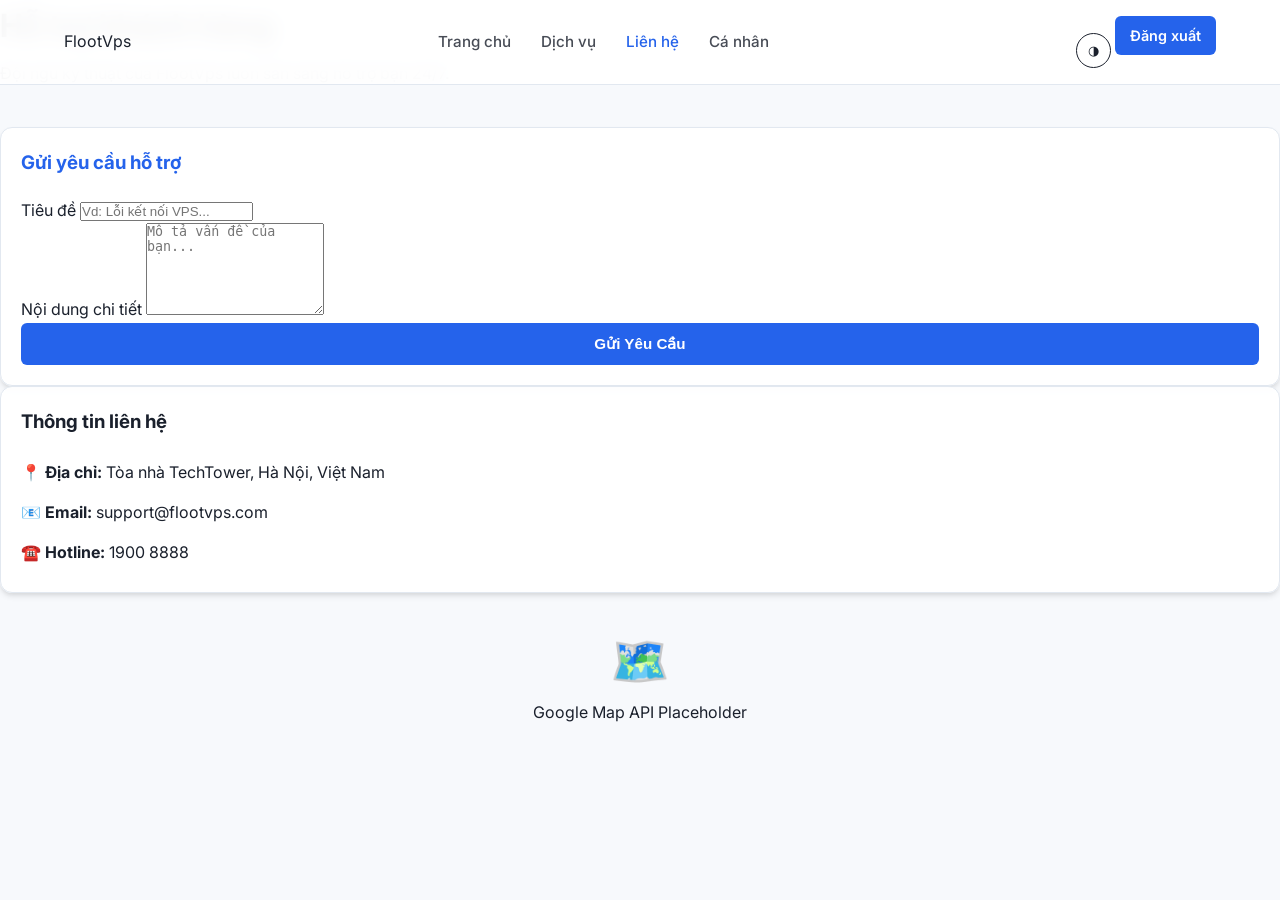
<file: VPS FLOOTER/contact.html>
<!DOCTYPE html>
<html lang="vi">
<head>
    <meta charset="UTF-8">
    <title>Liên Hệ - FlootVps</title>
    <link href="https://fonts.googleapis.com/css2?family=Playfair+Display:wght@700&family=Poppins:wght@300;400;600&display=swap" rel="stylesheet">
    <link rel="stylesheet" href="./css/style.css">
    <link rel="stylesheet" href="./css/animations.css">
</head>
<body>
    <nav class="navbar animate-fade-up">
        <div class="logo">FlootVps</div>
        <ul class="nav-links">
            <li><a href="index.html">Trang chủ</a></li>
            <li><a href="services.html">Dịch vụ</a></li>
            <li><a href="contact.html" class="active">Liên hệ</a></li> <li><a href="profile.html">Cá nhân</a></li>
        </ul>
        <div class="nav-tools">
            <button onclick="toggleTheme()" style="background:none; border:1px solid var(--text-color); color:var(--text-color); width:35px; height:35px; border-radius:50%; cursor:pointer;">◑</button>
            <a href="login.html" class="btn" style="padding: 8px 15px; font-size: 0.9rem;">Đăng xuất</a>
        </div>
    </nav>

    <main class="main-content animate-fade-up">
        <h1 style="font-family: var(--font-heading); margin-bottom: 10px;">Hỗ trợ khách hàng</h1>
        <p style="margin-bottom: 40px; opacity: 0.8;">Đội ngũ kỹ thuật của FlootVps luôn sẵn sàng hỗ trợ bạn 24/7.</p>

        <div class="contact-grid">
            <div class="card">
                <h3 style="margin-bottom: 20px; color: var(--accent);">Gửi yêu cầu hỗ trợ</h3>
                <form>
                    <div class="form-group">
                        <label>Tiêu đề</label>
                        <input type="text" class="form-control" placeholder="Vd: Lỗi kết nối VPS..." required>
                    </div>
                    <div class="form-group">
                        <label>Nội dung chi tiết</label>
                        <textarea class="form-control" rows="6" placeholder="Mô tả vấn đề của bạn..." required></textarea>
                    </div>
                    <button class="btn hover-scale" style="width: 100%;">Gửi Yêu Cầu</button>
                </form>
            </div>

            <div>
                <div class="card" style="margin-bottom: 30px;">
                    <h3>Thông tin liên hệ</h3>
                    <ul style="list-style: none; margin-top: 15px; line-height: 2.5;">
                        <li>📍 <strong>Địa chỉ:</strong> Tòa nhà TechTower, Hà Nội, Việt Nam</li>
                        <li>📧 <strong>Email:</strong> support@flootvps.com</li>
                        <li>☎️ <strong>Hotline:</strong> 1900 8888</li>
                    </ul>
                </div>
                <div class="map-frame">
                    <div style="text-align: center;">
                        <p style="font-size: 3rem;">🗺️</p>
                        <p>Google Map API Placeholder</p>
                    </div>
                </div>
            </div>
        </div>
    </main>

    <script>
        function toggleTheme() {
            document.body.classList.toggle('dark-mode');
            localStorage.setItem('theme', document.body.classList.contains('dark-mode') ? 'dark' : 'light');
        }
        if(localStorage.getItem('theme') === 'dark') document.body.classList.add('dark-mode');
    </script>
</body>
</html>
</file>
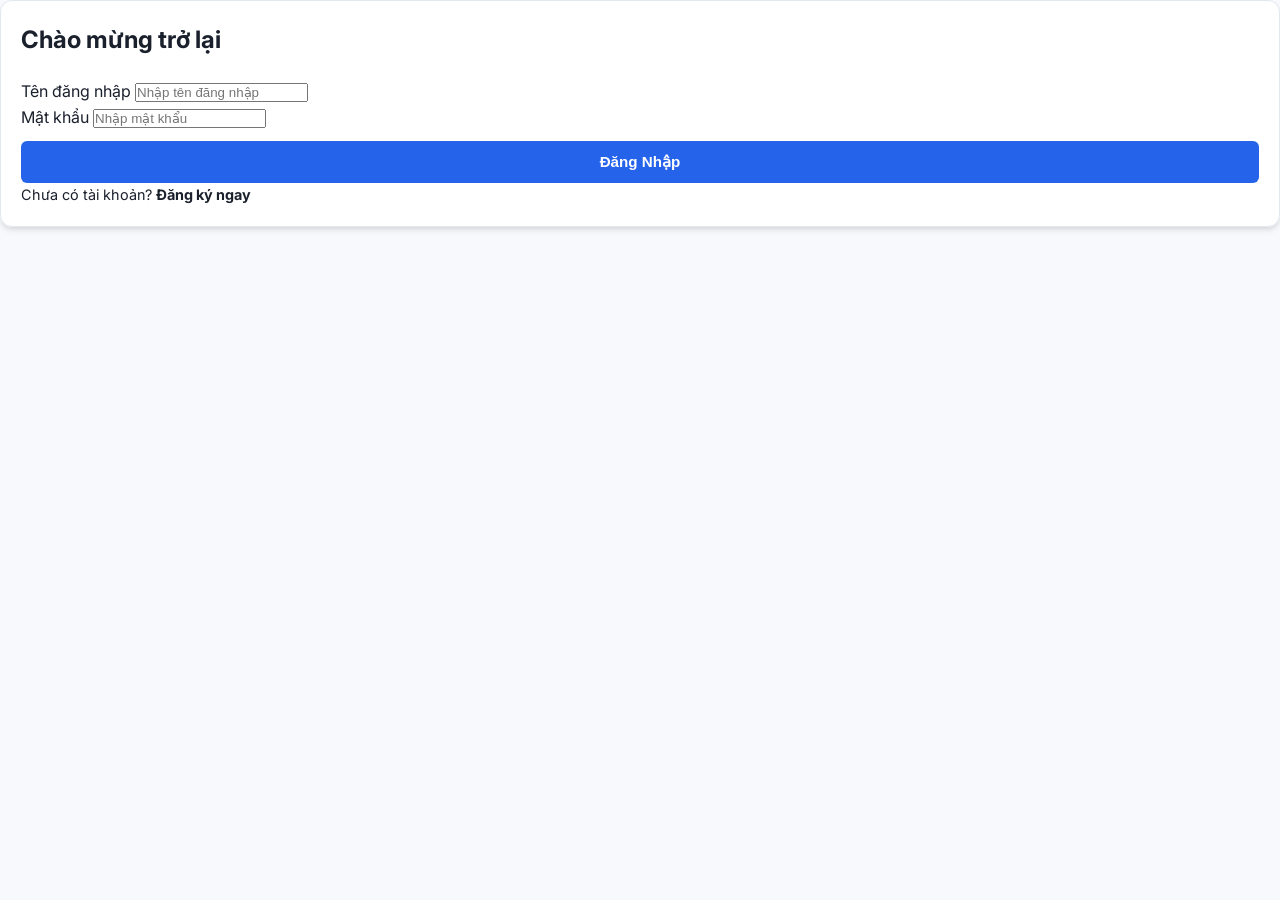
<file: VPS FLOOTER/login.html>
<!DOCTYPE html>
<html lang="vi">
<head>
    <meta charset="UTF-8">
    <title>Đăng nhập - FlootVps</title>
    <link rel="stylesheet" href="./css/style.css">
    <link rel="stylesheet" href="./css/animations.css">
    <link href="https://fonts.googleapis.com/css2?family=Playfair+Display:wght@700&family=Poppins:wght@300;400;600&display=swap" rel="stylesheet">
</head>
<body>
    <div class="auth-wrap animate-fade-up">
        <div class="card auth-card">
            <h2 class="text-center" style="font-family: var(--font-heading); margin-bottom: 20px;">Chào mừng trở lại</h2>
            
            <div class="form-group">
                <label>Tên đăng nhập</label>
                <input type="text" class="form-control" placeholder="Nhập tên đăng nhập">
            </div>
            <div class="form-group">
                <label>Mật khẩu</label>
                <input type="password" class="form-control" placeholder="Nhập mật khẩu">
            </div>
            
            <button class="btn hover-scale" style="width: 100%; margin-top: 10px;" onclick="window.location.href='index.html'">Đăng Nhập</button>
            
            <p class="text-center mt-2" style="font-size: 0.9rem;">
                Chưa có tài khoản? <a href="register.html" class="text-accent" style="font-weight: bold;">Đăng ký ngay</a>
            </p>
        </div>
    </div>
    <script>
        if(localStorage.getItem('theme') === 'dark') document.body.classList.add('dark-mode');
    </script>
</body>
</html>
</file>
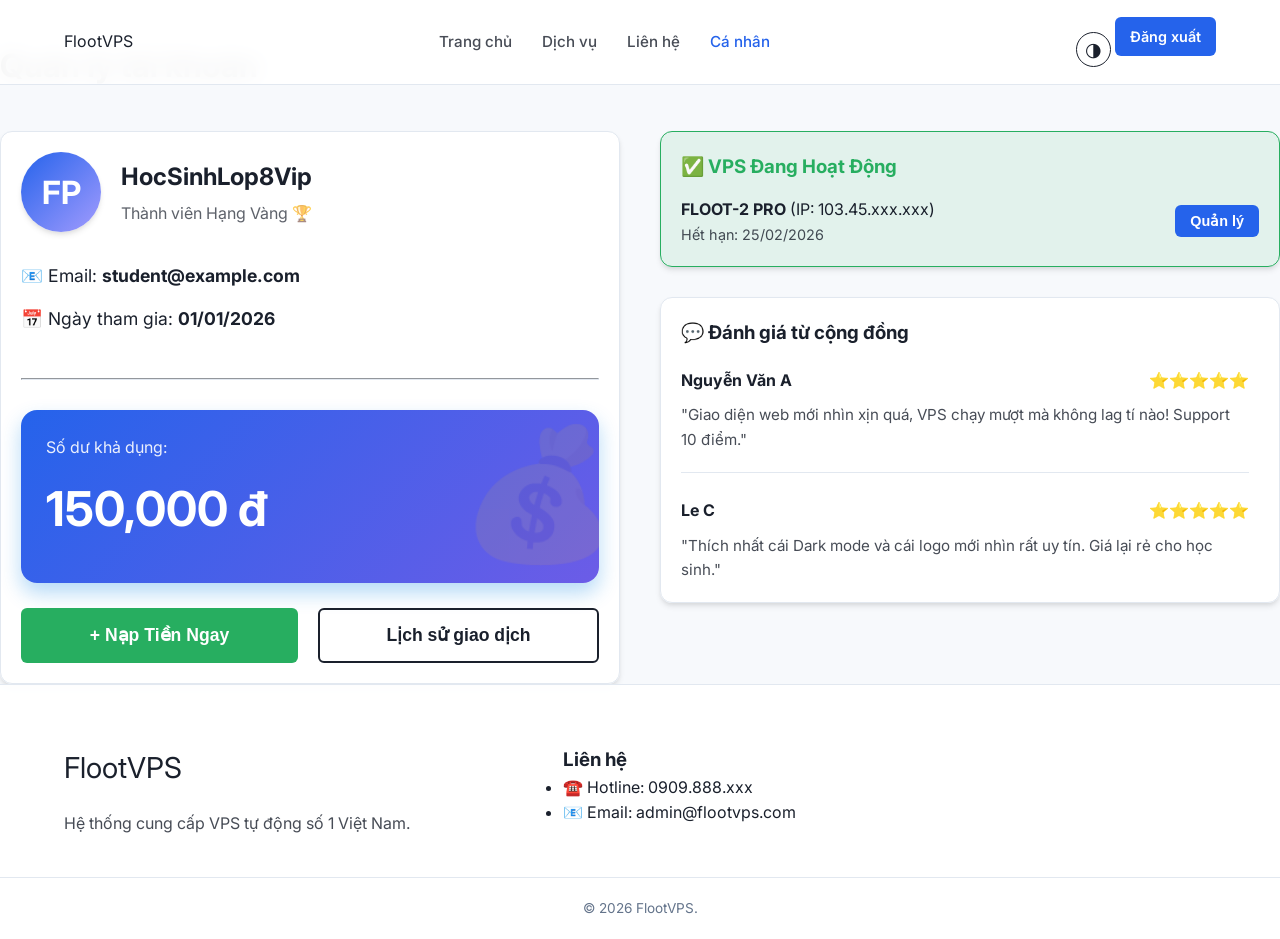
<file: VPS FLOOTER/profile.html>
<!DOCTYPE html>
<html lang="vi">
<head>
    <meta charset="UTF-8">
    <title>Hồ sơ cá nhân - FlootVPS</title>
    <link rel="stylesheet" href="./css/style.css">
    <link rel="stylesheet" href="./css/animations.css">
</head>
<body>
    <nav class="navbar animate-fade-up">
        <a href="index.html" class="logo">FlootVPS</a>
        <ul class="nav-links">
            <li><a href="index.html">Trang chủ</a></li>
            <li><a href="services.html">Dịch vụ</a></li>
            <li><a href="#footer-contact">Liên hệ</a></li>
            <li><a href="profile.html" class="active">Cá nhân</a></li>
        </ul>
        <div class="nav-tools">
            <button onclick="toggleTheme()" style="background:none; border:1px solid var(--text-color); color:var(--text-color); width:35px; height:35px; border-radius:50%; cursor:pointer; font-size:1.2rem;">◑</button>
            <a href="login.html" class="btn" style="padding: 8px 15px; font-size: 0.9rem;">Đăng xuất</a>
        </div>
    </nav>

    <main class="main-content animate-fade-up">
        <div class="container-limit" style="padding-top: 40px;">
            <h1 style="font-family: var(--font-heading); margin-bottom: 40px;">Quản lý tài khoản</h1>
            
            <div style="display: grid; grid-template-columns: 1fr 1fr; gap: 40px;">
                <div class="card">
                    <div style="display: flex; align-items: center; margin-bottom: 30px;">
                        <div style="width: 80px; height: 80px; background: linear-gradient(135deg, var(--accent), #a29bfe); border-radius: 50%; display: flex; align-items: center; justify-content: center; color: white; font-size: 2rem; margin-right: 20px; font-weight: bold; box-shadow: var(--shadow);">FP</div>
                        <div>
                            <h2 style="margin-bottom: 5px;">HocSinhLop8Vip</h2>
                            <p style="font-size: 1rem; opacity: 0.7;">Thành viên Hạng Vàng 🏆</p>
                        </div>
                    </div>
                    
                    <p style="margin-bottom: 15px; font-size: 1.1rem;">📧 Email: <strong>student@example.com</strong></p>
                    <p style="margin-bottom: 15px; font-size: 1.1rem;">📅 Ngày tham gia: <strong>01/01/2026</strong></p>
                    <hr style="border-color: var(--border); margin: 30px 0;">

                    <div style="padding: 25px; background: linear-gradient(135deg, var(--accent) 0%, #6c5ce7 100%); color: white; border-radius: 16px; margin-bottom: 25px; box-shadow: 0 10px 20px rgba(9, 132, 227, 0.3); position: relative; overflow: hidden;">
                        <div style="position: relative; z-index: 2;">
                             <p style="font-size: 1rem; opacity: 0.9;">Số dư khả dụng:</p>
                            <h2 style="font-size: 3rem; margin: 10px 0;">150,000 đ</h2>
                        </div>
                        <div style="position: absolute; right: -20px; top: -20px; font-size: 8rem; opacity: 0.1;">💰</div>
                    </div>

                    <div style="display: flex; gap: 20px;">
                        <button class="btn hover-scale" style="background: #27ae60; flex: 1; padding: 15px; font-size: 1.1rem;">+ Nạp Tiền Ngay</button>
                        <button class="btn hover-scale" style="background: transparent; border: 2px solid var(--text-color); color: var(--text-color); flex: 1; padding: 15px; font-size: 1.1rem;">Lịch sử giao dịch</button>
                    </div>
                </div>

                <div>
                     <div class="card" style="margin-bottom: 30px; background: rgba(39, 174, 96, 0.1); border: 1px solid #27ae60;">
                        <h3 style="color: #27ae60; margin-bottom: 15px;">✅ VPS Đang Hoạt Động</h3>
                        <div style="display: flex; justify-content: space-between; align-items: center;">
                            <div>
                                <strong>FLOOT-2 PRO</strong> (IP: 103.45.xxx.xxx)
                                <p style="font-size: 0.9rem; opacity: 0.8;">Hết hạn: 25/02/2026</p>
                            </div>
                            <button class="btn" style="padding: 8px 15px; font-size: 0.9rem;">Quản lý</button>
                        </div>
                    </div>

                    <div class="card">
                        <h3 style="margin-bottom: 20px;">💬 Đánh giá từ cộng đồng</h3>
                        <div style="max-height: 400px; overflow-y: auto; padding-right: 10px;">
                            <div style="margin-bottom: 25px; border-bottom: 1px solid var(--border); padding-bottom: 20px;">
                                <div style="display: flex; justify-content: space-between; margin-bottom: 10px;">
                                    <strong>Nguyễn Văn A</strong>
                                    <span style="color: gold;">⭐⭐⭐⭐⭐</span>
                                </div>
                                <p style="font-size: 0.95rem; opacity: 0.8; line-height: 1.6;">"Giao diện web mới nhìn xịn quá, VPS chạy mượt mà không lag tí nào! Support 10 điểm."</p>
                            </div>
                            <div>
                                <div style="display: flex; justify-content: space-between; margin-bottom: 10px;">
                                    <strong>Le C</strong>
                                    <span style="color: gold;">⭐⭐⭐⭐⭐</span>
                                </div>
                                <p style="font-size: 0.95rem; opacity: 0.8; line-height: 1.6;">"Thích nhất cái Dark mode và cái logo mới nhìn rất uy tín. Giá lại rẻ cho học sinh."</p>
                            </div>
                        </div>
                    </div>
                </div>
            </div>
        </div>
    </main>

    <footer class="footer animate-fade-up" id="footer-contact">
        <div class="footer-grid container-limit">
            <div class="footer-col">
                <a href="index.html" class="logo" style="font-size: 1.8rem;">FlootVPS</a>
                <p style="margin-top: 20px; opacity: 0.8;">Hệ thống cung cấp VPS tự động số 1 Việt Nam.</p>
            </div>
            <div class="footer-col">
                <h3>Liên hệ</h3>
                <ul>
                    <li>☎️ Hotline: 0909.888.xxx</li>
                    <li>📧 Email: admin@flootvps.com</li>
                </ul>
            </div>
        </div>
        <div class="copyright">&copy; 2026 FlootVPS.</div>
    </footer>

    <script>
        function toggleTheme() {
            document.body.classList.toggle('dark-mode');
            localStorage.setItem('theme', document.body.classList.contains('dark-mode') ? 'dark' : 'light');
        }
        if(localStorage.getItem('theme') === 'dark') document.body.classList.add('dark-mode');
    </script>
</body>
</html>
</file>
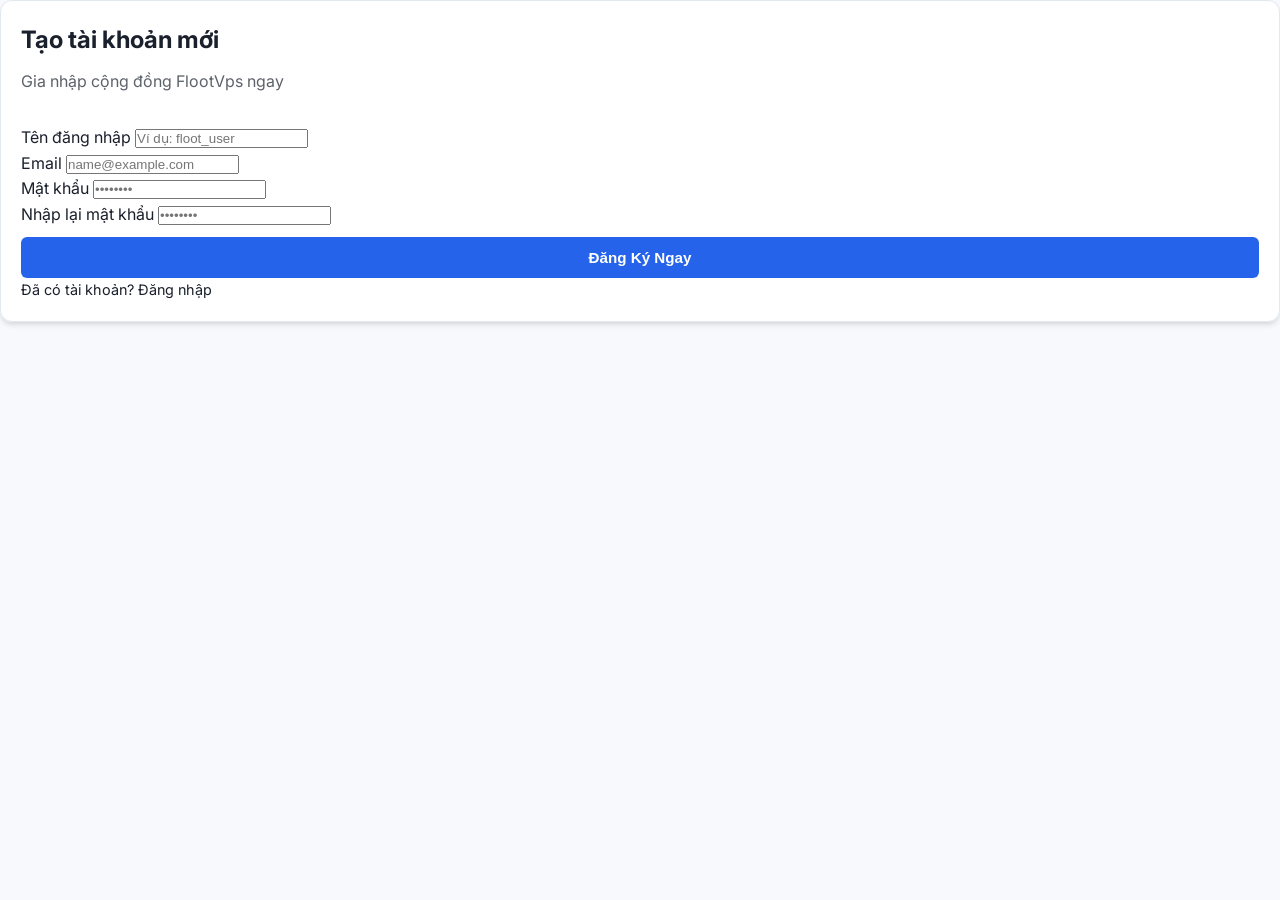
<file: VPS FLOOTER/register.html>
<!DOCTYPE html>
<html lang="vi">
<head>
    <meta charset="UTF-8">
    <title>Đăng Ký - FlootVps</title>
    <link href="https://fonts.googleapis.com/css2?family=Playfair+Display:wght@700&family=Poppins:wght@300;400;600&display=swap" rel="stylesheet">
    <link rel="stylesheet" href="./css/style.css">
    <link rel="stylesheet" href="./css/animations.css">
</head>
<body>
    <div class="auth-wrap animate-fade-up">
        <div class="card auth-card">
            <h2 class="text-center" style="font-family: var(--font-heading); margin-bottom: 10px;">Tạo tài khoản mới</h2>
            <p class="text-center" style="opacity: 0.7; margin-bottom: 30px;">Gia nhập cộng đồng FlootVps ngay</p>
            
            <form onsubmit="event.preventDefault(); window.location.href='login.html'; alert('Đăng ký thành công!');">
                <div class="form-group">
                    <label>Tên đăng nhập</label>
                    <input type="text" class="form-control" placeholder="Ví dụ: floot_user" required>
                </div>
                <div class="form-group">
                    <label>Email</label>
                    <input type="email" class="form-control" placeholder="name@example.com" required>
                </div>
                <div class="form-group">
                    <label>Mật khẩu</label>
                    <input type="password" class="form-control" placeholder="••••••••" required>
                </div>
                <div class="form-group">
                    <label>Nhập lại mật khẩu</label>
                    <input type="password" class="form-control" placeholder="••••••••" required>
                </div>

                <button type="submit" class="btn hover-scale" style="width: 100%; margin-top: 10px;">Đăng Ký Ngay</button>
            </form>

            <p class="text-center mt-2" style="font-size: 0.9rem;">
                Đã có tài khoản? <a href="login.html" class="text-accent">Đăng nhập</a>
            </p>
        </div>
    </div>
    
    <script>
        // Check theme để tránh bị loá mắt khi mới vào
        if(localStorage.getItem('theme') === 'dark') document.body.classList.add('dark-mode');
    </script>
</body>
</html>
</file>
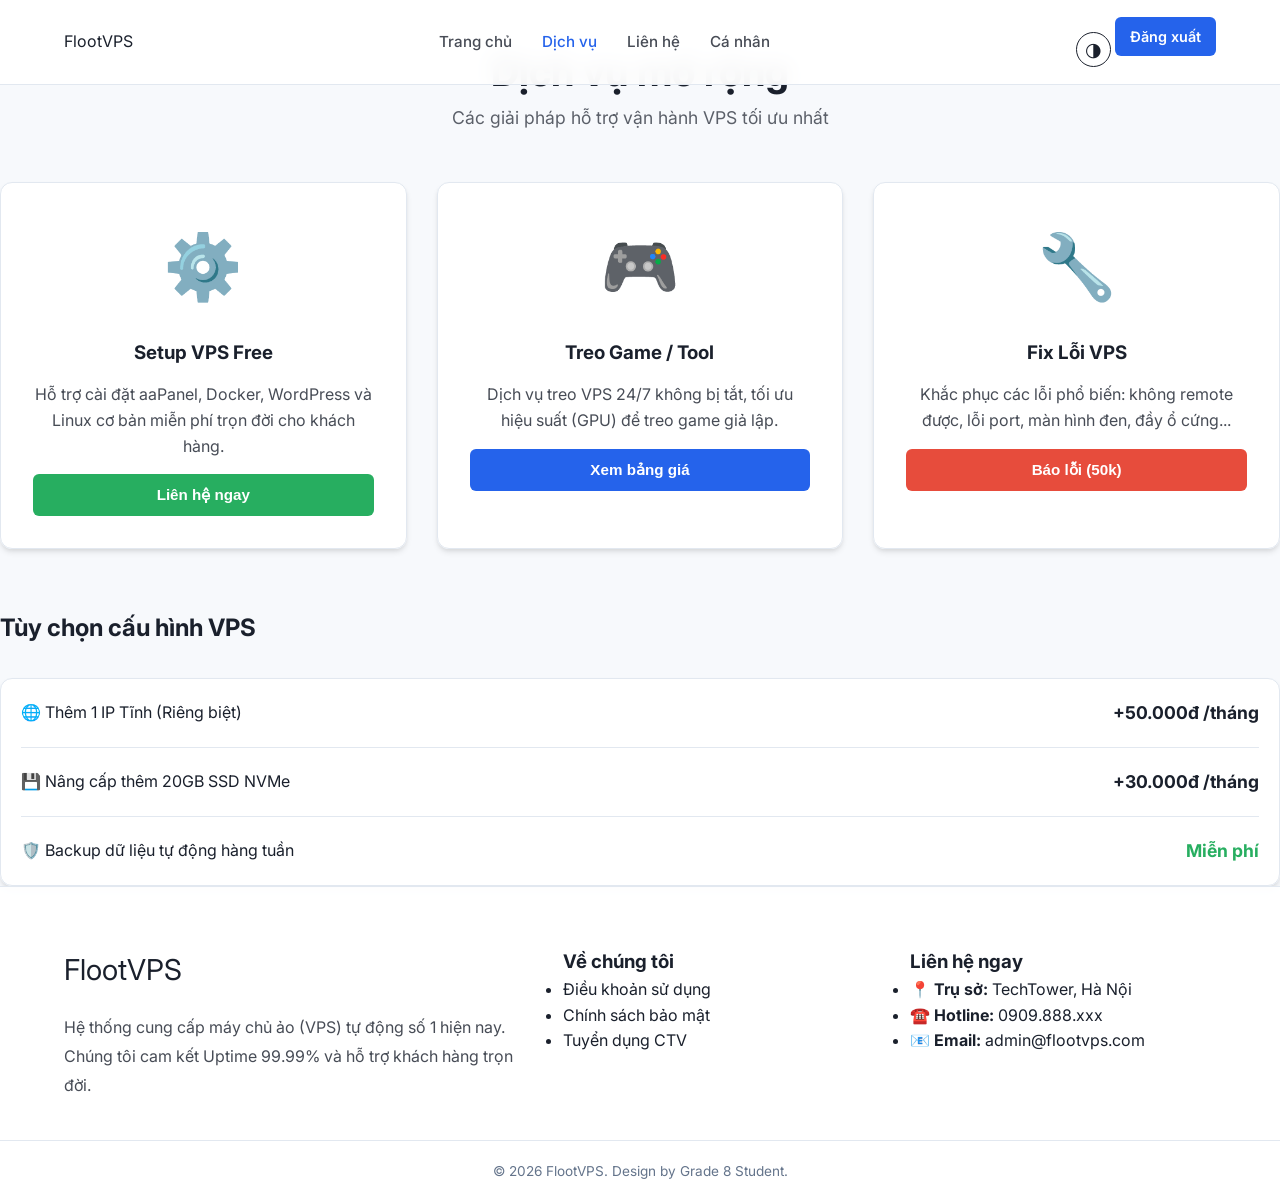
<file: VPS FLOOTER/services.html>
<!DOCTYPE html>
<html lang="vi">
<head>
    <meta charset="UTF-8">
    <title>Dịch vụ - FlootVPS</title>
    <link rel="stylesheet" href="./css/style.css">
    <link rel="stylesheet" href="./css/animations.css">
</head>
<body>
    <nav class="navbar animate-fade-up">
        <a href="index.html" class="logo">FlootVPS</a>
        <ul class="nav-links">
            <li><a href="index.html">Trang chủ</a></li>
            <li><a href="services.html" class="active">Dịch vụ</a></li>
            <li><a href="#footer-contact">Liên hệ</a></li>
            <li><a href="profile.html">Cá nhân</a></li>
        </ul>
        <div class="nav-tools">
            <button onclick="toggleTheme()" style="background:none; border:1px solid var(--text-color); color:var(--text-color); width:35px; height:35px; border-radius:50%; cursor:pointer; font-size:1.2rem;">◑</button>
            <a href="login.html" class="btn" style="padding: 8px 15px; font-size: 0.9rem;">Đăng xuất</a>
        </div>
    </nav>

    <main class="main-content animate-fade-up">
        <div class="container-limit" style="padding-top: 40px;">
            <div style="text-align: center; margin-bottom: 50px;">
                <h1 style="font-family: var(--font-heading); font-size: 2.5rem;">Dịch vụ mở rộng</h1>
                <p style="opacity: 0.7; font-size: 1.1rem;">Các giải pháp hỗ trợ vận hành VPS tối ưu nhất</p>
            </div>

            <div style="display: grid; grid-template-columns: repeat(auto-fit, minmax(300px, 1fr)); gap: 30px;">
                <div class="card hover-scale" style="text-align: center; padding: 2rem;">
                    <div style="font-size: 4rem; margin-bottom: 20px; color: var(--accent);">⚙️</div>
                    <h3>Setup VPS Free</h3>
                    <p style="opacity: 0.8; margin: 15px 0; line-height: 1.6;">Hỗ trợ cài đặt aaPanel, Docker, WordPress và Linux cơ bản miễn phí trọn đời cho khách hàng.</p>
                    <button class="btn" style="background: #27ae60; width: 100%;">Liên hệ ngay</button>
                </div>
                <div class="card hover-scale" style="text-align: center; padding: 2rem;">
                    <div style="font-size: 4rem; margin-bottom: 20px; color: var(--accent);">🎮</div>
                    <h3>Treo Game / Tool</h3>
                    <p style="opacity: 0.8; margin: 15px 0; line-height: 1.6;">Dịch vụ treo VPS 24/7 không bị tắt, tối ưu hiệu suất (GPU) để treo game giả lập.</p>
                    <button class="btn" style="width: 100%;">Xem bảng giá</button>
                </div>
                <div class="card hover-scale" style="text-align: center; padding: 2rem;">
                    <div style="font-size: 4rem; margin-bottom: 20px; color: var(--accent);">🔧</div>
                    <h3>Fix Lỗi VPS</h3>
                    <p style="opacity: 0.8; margin: 15px 0; line-height: 1.6;">Khắc phục các lỗi phổ biến: không remote được, lỗi port, màn hình đen, đầy ổ cứng...</p>
                    <button class="btn" style="background: #e74c3c; width: 100%;">Báo lỗi (50k)</button>
                </div>
            </div>

            <h2 style="margin-top: 60px; margin-bottom: 30px; font-family: var(--font-heading);">Tùy chọn cấu hình VPS</h2>
            <div class="card">
                <div style="display: flex; justify-content: space-between; align-items: center; margin-bottom: 20px; border-bottom: 1px solid var(--border); padding-bottom: 20px;">
                    <span>🌐 Thêm 1 IP Tĩnh (Riêng biệt)</span>
                    <strong style="font-size: 1.1rem;">+50.000đ /tháng</strong>
                </div>
                <div style="display: flex; justify-content: space-between; align-items: center; margin-bottom: 20px; border-bottom: 1px solid var(--border); padding-bottom: 20px;">
                    <span>💾 Nâng cấp thêm 20GB SSD NVMe</span>
                    <strong style="font-size: 1.1rem;">+30.000đ /tháng</strong>
                </div>
                <div style="display: flex; justify-content: space-between; align-items: center;">
                    <span>🛡️ Backup dữ liệu tự động hàng tuần</span>
                    <strong style="color: #27ae60; font-size: 1.1rem;">Miễn phí</strong>
                </div>
            </div>
        </div>
    </main>

    <footer class="footer animate-fade-up" id="footer-contact">
        <div class="footer-grid container-limit">
            <div class="footer-col">
                <a href="index.html" class="logo" style="font-size: 1.8rem;">FlootVPS</a>
                <p style="margin-top: 20px; opacity: 0.8; line-height: 1.8;">
                    Hệ thống cung cấp máy chủ ảo (VPS) tự động số 1 hiện nay. Chúng tôi cam kết Uptime 99.99% và hỗ trợ khách hàng trọn đời.
                </p>
            </div>
            <div class="footer-col">
                <h3>Về chúng tôi</h3>
                <ul>
                    <li><a href="#">Điều khoản sử dụng</a></li>
                    <li><a href="#">Chính sách bảo mật</a></li>
                    <li><a href="#">Tuyển dụng CTV</a></li>
                </ul>
            </div>
            <div class="footer-col">
                <h3>Liên hệ ngay</h3>
                <ul>
                    <li>📍 <strong>Trụ sở:</strong> TechTower, Hà Nội</li>
                    <li>☎️ <strong>Hotline:</strong> 0909.888.xxx</li>
                    <li>📧 <strong>Email:</strong> admin@flootvps.com</li>
                </ul>
            </div>
        </div>
        <div class="copyright">
            &copy; 2026 FlootVPS. Design by Grade 8 Student.
        </div>
    </footer>

    <script>
        function toggleTheme() {
            document.body.classList.toggle('dark-mode');
            localStorage.setItem('theme', document.body.classList.contains('dark-mode') ? 'dark' : 'light');
        }
        if(localStorage.getItem('theme') === 'dark') document.body.classList.add('dark-mode');
    </script>
</body>
</html>
</file>
<file: css/style.css>
/* css/style.css - V5.2 Updated Logo Size */
@import url('https://fonts.googleapis.com/css2?family=Inter:wght@300;400;500;600;700;800&display=swap');

:root {
    --bg-color: #F7F9FC;
    --glass-bg: rgba(255, 255, 255, 0.95);
    --text-color: #1A202C;
    --accent: #2563EB;
    --accent-hover: #1D4ED8;
    --border: #E2E8F0;
    --shadow: 0 4px 6px -1px rgba(0, 0, 0, 0.1), 0 2px 4px -1px rgba(0, 0, 0, 0.06);
    --font-main: 'Inter', sans-serif;
    /* Tăng chiều cao Navbar lên để chứa logo to */
    --nav-height: 85px; 
}

body.dark-mode {
    --bg-color: #0F172A;
    --glass-bg: rgba(30, 41, 59, 0.95);
    --text-color: #F1F5F9;
    --accent: #3B82F6;
    --accent-hover: #60A5FA;
    --border: #334155;
    --shadow: 0 4px 6px -1px rgba(0, 0, 0, 0.5);
}

* { box-sizing: border-box; margin: 0; padding: 0; transition: all 0.3s ease; scroll-behavior: smooth; outline: none; }
body { font-family: var(--font-main); background: var(--bg-color); color: var(--text-color); line-height: 1.6; }
a { text-decoration: none; color: inherit; }

/* --- NAVBAR --- */
.navbar {
    position: fixed; top: 0; left: 0; width: 100%; height: var(--nav-height);
    background: var(--glass-bg); backdrop-filter: blur(10px);
    border-bottom: 1px solid var(--border);
    display: flex; align-items: center; justify-content: space-between;
    padding: 0 5%; z-index: 1000;
}

/* --- LOGO SETTINGS (CHỈNH SỬA KÍCH THƯỚC) --- */
.logo {
    display: flex;
    align-items: center;
    cursor: pointer;
    text-decoration: none;
}

/* Kích thước Logo trên Navbar */
.navbar .logo img {
    height: 65px; /* Chiều cao logo to */
    width: auto;
    object-fit: contain;
    transition: transform 0.3s ease;
}

/* Kích thước Logo dưới Footer */
.footer .logo img {
    height: 90px; /* Chiều cao logo dưới footer to hơn */
    width: auto;
    object-fit: contain;
    transition: transform 0.3s ease;
}

.logo:hover img {
    transform: scale(1.08); /* Zoom nhẹ khi di chuột */
}

/* --- END LOGO SETTINGS --- */

.nav-links { display: flex; list-style: none; gap: 30px; }
.nav-links a { font-weight: 500; font-size: 0.95rem; color: var(--text-color); opacity: 0.8; }
.nav-links a:hover, .nav-links a.active { opacity: 1; color: var(--accent); }

.slider-container {
    position: relative; width: 100%; height: 500px; overflow: hidden;
    margin-top: var(--nav-height); background: #000;
}

.slide {
    position: absolute; top: 0; left: 0; width: 100%; height: 100%;
    opacity: 0; transition: opacity 1s ease-in-out;
    display: flex; align-items: center; justify-content: center;
    background-size: cover; background-position: center;
}
.slide.active { opacity: 1; }
.slide::before { content: ''; position: absolute; top:0; left:0; width:100%; height:100%; background: rgba(0,0,0,0.5); }

.slide-content {
    position: relative; z-index: 2; text-align: center; color: white; padding: 20px; max-width: 800px;
}
.slide-title { font-size: 3rem; font-weight: 800; margin-bottom: 15px; line-height: 1.2; }
.slide-desc { font-size: 1.1rem; margin-bottom: 30px; opacity: 0.9; }

.section-padding { padding: 80px 20px; max-width: 1200px; margin: 0 auto; }
.section-title { font-size: 2rem; font-weight: 700; text-align: center; margin-bottom: 40px; color: var(--text-color); }

.info-grid { display: grid; grid-template-columns: 1fr 1fr; gap: 40px; align-items: center; }
.info-text h3 { font-size: 1.5rem; margin-bottom: 15px; color: var(--accent); }
.info-text ul { padding-left: 20px; margin-bottom: 20px; }
.info-text li { margin-bottom: 10px; }

.grid-vps { display: grid; grid-template-columns: repeat(auto-fill, minmax(300px, 1fr)); gap: 30px; }
.card {
    background: var(--glass-bg); border: 1px solid var(--border);
    border-radius: 12px; padding: 20px; box-shadow: var(--shadow);
    display: flex; flex-direction: column;
}
.card:hover { transform: translateY(-5px); border-color: var(--accent); }

.vps-img-box {
    height: 160px; background: #e2e8f0; border-radius: 8px; margin-bottom: 20px;
    display: flex; align-items: center; justify-content: center; font-size: 3rem; color: #94a3b8;
}

.btn {
    padding: 12px 24px; border-radius: 6px; font-weight: 600; cursor: pointer; border: none;
    background: var(--accent); color: white; display: inline-block; font-size: 0.95rem;
}
.btn:hover { background: var(--accent-hover); }
.btn-outline { background: transparent; border: 2px solid white; color: white; }
.btn-outline:hover { background: white; color: black; }

.footer {
    background: var(--glass-bg); border-top: 1px solid var(--border);
    padding: 60px 0 20px 0; margin-top: auto;
    scroll-margin-top: 85px; /* Cập nhật để không bị che bởi nav cao hơn */
}
.footer-grid { display: grid; grid-template-columns: 1.5fr 1fr 1fr; gap: 40px; padding: 0 5%; }
.copyright { text-align: center; margin-top: 40px; padding-top: 20px; border-top: 1px solid var(--border); font-size: 0.85rem; color: #64748b; }
</file>
<file: css/animations.css>
/* css/animations.css */

/* Hiệu ứng load trang: Trượt từ dưới lên */
@keyframes fadeInUp {
    from { opacity: 0; transform: translateY(30px); }
    to { opacity: 1; transform: translateY(0); }
}

/* Hiệu ứng Sidebar: Trượt từ trái sang */
@keyframes slideInLeft {
    from { opacity: 0; transform: translateX(-50px); }
    to { opacity: 1; transform: translateX(0); }
}

.animate-fade-up { animation: fadeInUp 0.8s cubic-bezier(0.2, 0.8, 0.2, 1) forwards; }
.sidebar { animation: slideInLeft 0.6s ease-out forwards; }

/* Hiệu ứng Hover cho Card và Button */
.hover-scale { transition: transform 0.3s ease; }
.hover-scale:hover { transform: translateY(-5px) scale(1.02); }

.btn { position: relative; overflow: hidden; }
.btn::after {
    content: ''; position: absolute; top: 0; left: -100%; width: 100%; height: 100%;
    background: linear-gradient(90deg, transparent, rgba(255,255,255,0.2), transparent);
    transition: 0.5s;
}
.btn:hover::after { left: 100%; }
</file>
<file: VPS FLOOTER/css/style.css>
/* css/style.css - V5.2 Updated Logo Size */
@import url('https://fonts.googleapis.com/css2?family=Inter:wght@300;400;500;600;700;800&display=swap');

:root {
    --bg-color: #F7F9FC;
    --glass-bg: rgba(255, 255, 255, 0.95);
    --text-color: #1A202C;
    --accent: #2563EB;
    --accent-hover: #1D4ED8;
    --border: #E2E8F0;
    --shadow: 0 4px 6px -1px rgba(0, 0, 0, 0.1), 0 2px 4px -1px rgba(0, 0, 0, 0.06);
    --font-main: 'Inter', sans-serif;
    /* Tăng chiều cao Navbar lên để chứa logo to */
    --nav-height: 85px; 
}

body.dark-mode {
    --bg-color: #0F172A;
    --glass-bg: rgba(30, 41, 59, 0.95);
    --text-color: #F1F5F9;
    --accent: #3B82F6;
    --accent-hover: #60A5FA;
    --border: #334155;
    --shadow: 0 4px 6px -1px rgba(0, 0, 0, 0.5);
}

* { box-sizing: border-box; margin: 0; padding: 0; transition: all 0.3s ease; scroll-behavior: smooth; outline: none; }
body { font-family: var(--font-main); background: var(--bg-color); color: var(--text-color); line-height: 1.6; }
a { text-decoration: none; color: inherit; }

/* --- NAVBAR --- */
.navbar {
    position: fixed; top: 0; left: 0; width: 100%; height: var(--nav-height);
    background: var(--glass-bg); backdrop-filter: blur(10px);
    border-bottom: 1px solid var(--border);
    display: flex; align-items: center; justify-content: space-between;
    padding: 0 5%; z-index: 1000;
}

/* --- LOGO SETTINGS (CHỈNH SỬA KÍCH THƯỚC) --- */
.logo {
    display: flex;
    align-items: center;
    cursor: pointer;
    text-decoration: none;
}

/* Kích thước Logo trên Navbar */
.navbar .logo img {
    height: 65px; /* Chiều cao logo to */
    width: auto;
    object-fit: contain;
    transition: transform 0.3s ease;
}

/* Kích thước Logo dưới Footer */
.footer .logo img {
    height: 90px; /* Chiều cao logo dưới footer to hơn */
    width: auto;
    object-fit: contain;
    transition: transform 0.3s ease;
}

.logo:hover img {
    transform: scale(1.08); /* Zoom nhẹ khi di chuột */
}

/* --- END LOGO SETTINGS --- */

.nav-links { display: flex; list-style: none; gap: 30px; }
.nav-links a { font-weight: 500; font-size: 0.95rem; color: var(--text-color); opacity: 0.8; }
.nav-links a:hover, .nav-links a.active { opacity: 1; color: var(--accent); }

.slider-container {
    position: relative; width: 100%; height: 500px; overflow: hidden;
    margin-top: var(--nav-height); background: #000;
}

.slide {
    position: absolute; top: 0; left: 0; width: 100%; height: 100%;
    opacity: 0; transition: opacity 1s ease-in-out;
    display: flex; align-items: center; justify-content: center;
    background-size: cover; background-position: center;
}
.slide.active { opacity: 1; }
.slide::before { content: ''; position: absolute; top:0; left:0; width:100%; height:100%; background: rgba(0,0,0,0.5); }

.slide-content {
    position: relative; z-index: 2; text-align: center; color: white; padding: 20px; max-width: 800px;
}
.slide-title { font-size: 3rem; font-weight: 800; margin-bottom: 15px; line-height: 1.2; }
.slide-desc { font-size: 1.1rem; margin-bottom: 30px; opacity: 0.9; }

.section-padding { padding: 80px 20px; max-width: 1200px; margin: 0 auto; }
.section-title { font-size: 2rem; font-weight: 700; text-align: center; margin-bottom: 40px; color: var(--text-color); }

.info-grid { display: grid; grid-template-columns: 1fr 1fr; gap: 40px; align-items: center; }
.info-text h3 { font-size: 1.5rem; margin-bottom: 15px; color: var(--accent); }
.info-text ul { padding-left: 20px; margin-bottom: 20px; }
.info-text li { margin-bottom: 10px; }

.grid-vps { display: grid; grid-template-columns: repeat(auto-fill, minmax(300px, 1fr)); gap: 30px; }
.card {
    background: var(--glass-bg); border: 1px solid var(--border);
    border-radius: 12px; padding: 20px; box-shadow: var(--shadow);
    display: flex; flex-direction: column;
}
.card:hover { transform: translateY(-5px); border-color: var(--accent); }

.vps-img-box {
    height: 160px; background: #e2e8f0; border-radius: 8px; margin-bottom: 20px;
    display: flex; align-items: center; justify-content: center; font-size: 3rem; color: #94a3b8;
}

.btn {
    padding: 12px 24px; border-radius: 6px; font-weight: 600; cursor: pointer; border: none;
    background: var(--accent); color: white; display: inline-block; font-size: 0.95rem;
}
.btn:hover { background: var(--accent-hover); }
.btn-outline { background: transparent; border: 2px solid white; color: white; }
.btn-outline:hover { background: white; color: black; }

.footer {
    background: var(--glass-bg); border-top: 1px solid var(--border);
    padding: 60px 0 20px 0; margin-top: auto;
    scroll-margin-top: 85px; /* Cập nhật để không bị che bởi nav cao hơn */
}
.footer-grid { display: grid; grid-template-columns: 1.5fr 1fr 1fr; gap: 40px; padding: 0 5%; }
.copyright { text-align: center; margin-top: 40px; padding-top: 20px; border-top: 1px solid var(--border); font-size: 0.85rem; color: #64748b; }
</file>
<file: VPS FLOOTER/css/animations.css>
/* css/animations.css */

/* Hiệu ứng load trang: Trượt từ dưới lên */
@keyframes fadeInUp {
    from { opacity: 0; transform: translateY(30px); }
    to { opacity: 1; transform: translateY(0); }
}

/* Hiệu ứng Sidebar: Trượt từ trái sang */
@keyframes slideInLeft {
    from { opacity: 0; transform: translateX(-50px); }
    to { opacity: 1; transform: translateX(0); }
}

.animate-fade-up { animation: fadeInUp 0.8s cubic-bezier(0.2, 0.8, 0.2, 1) forwards; }
.sidebar { animation: slideInLeft 0.6s ease-out forwards; }

/* Hiệu ứng Hover cho Card và Button */
.hover-scale { transition: transform 0.3s ease; }
.hover-scale:hover { transform: translateY(-5px) scale(1.02); }

.btn { position: relative; overflow: hidden; }
.btn::after {
    content: ''; position: absolute; top: 0; left: -100%; width: 100%; height: 100%;
    background: linear-gradient(90deg, transparent, rgba(255,255,255,0.2), transparent);
    transition: 0.5s;
}
.btn:hover::after { left: 100%; }
</file>
